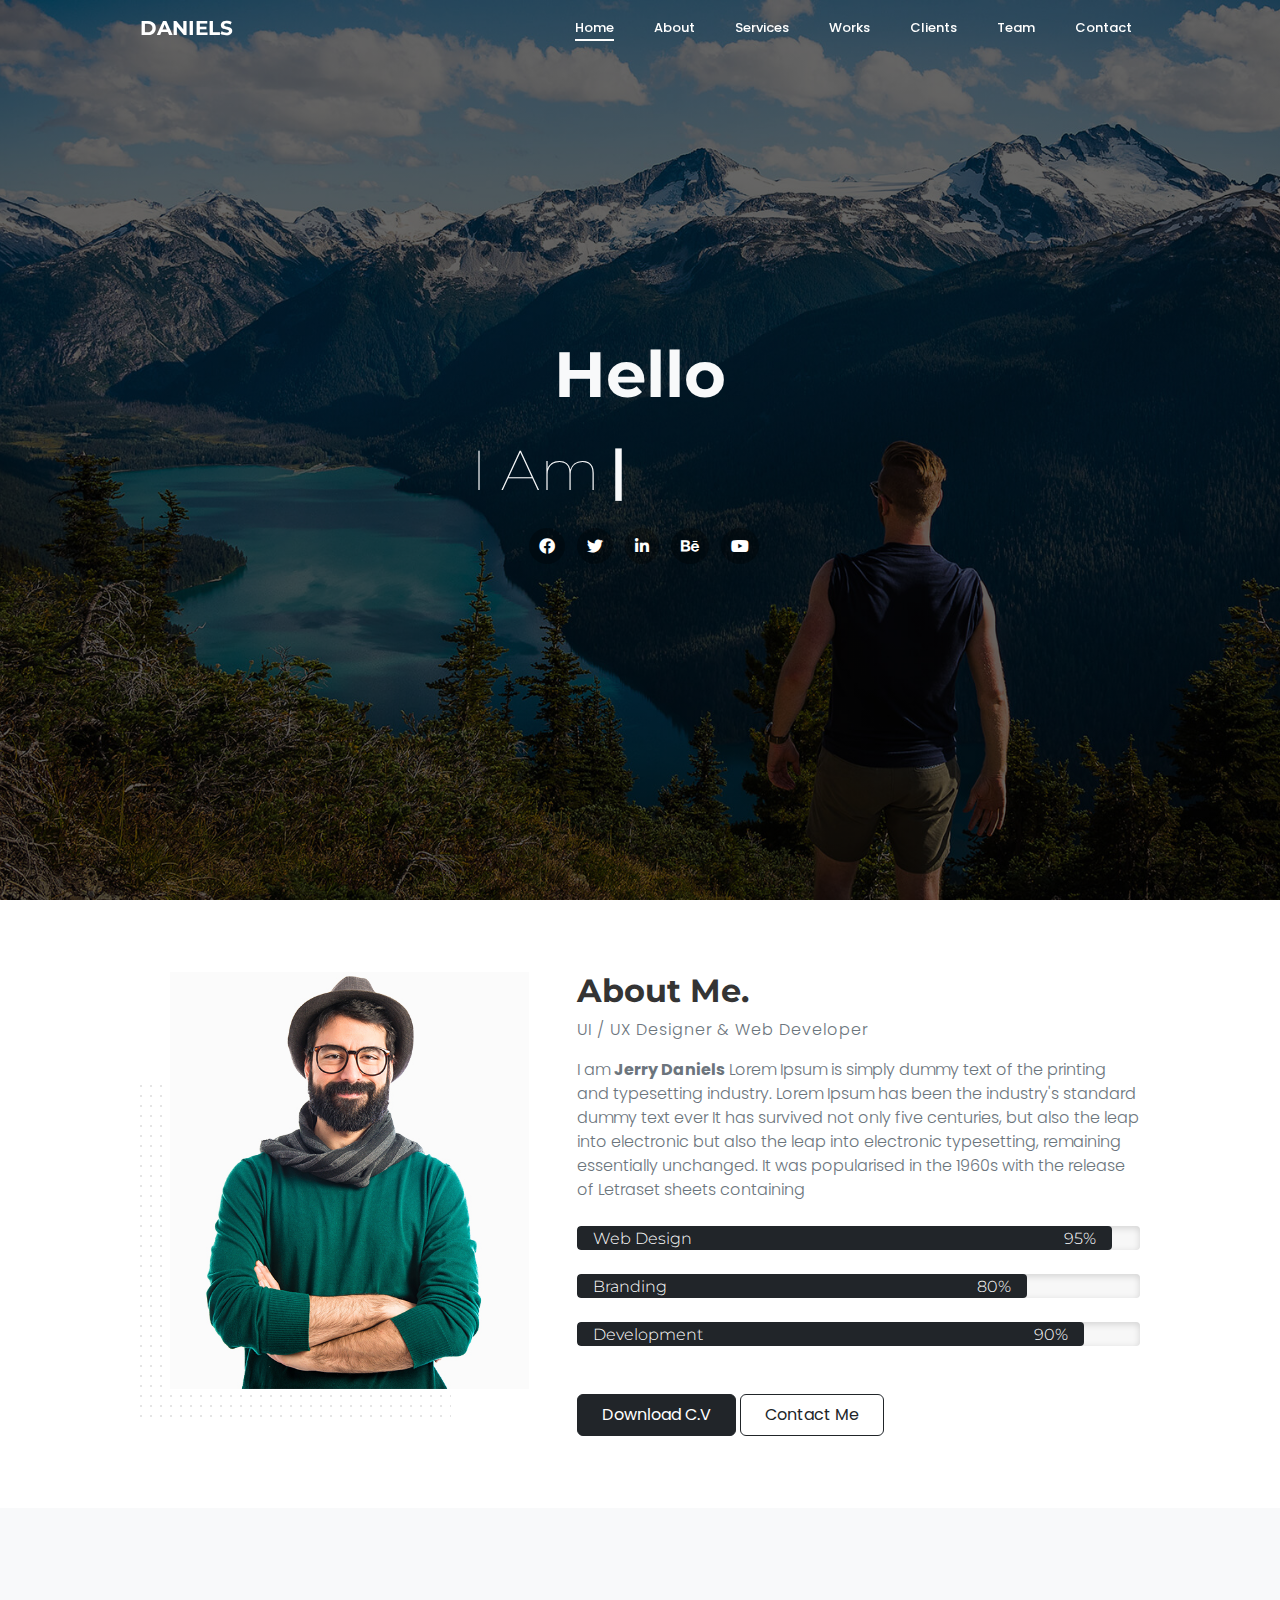
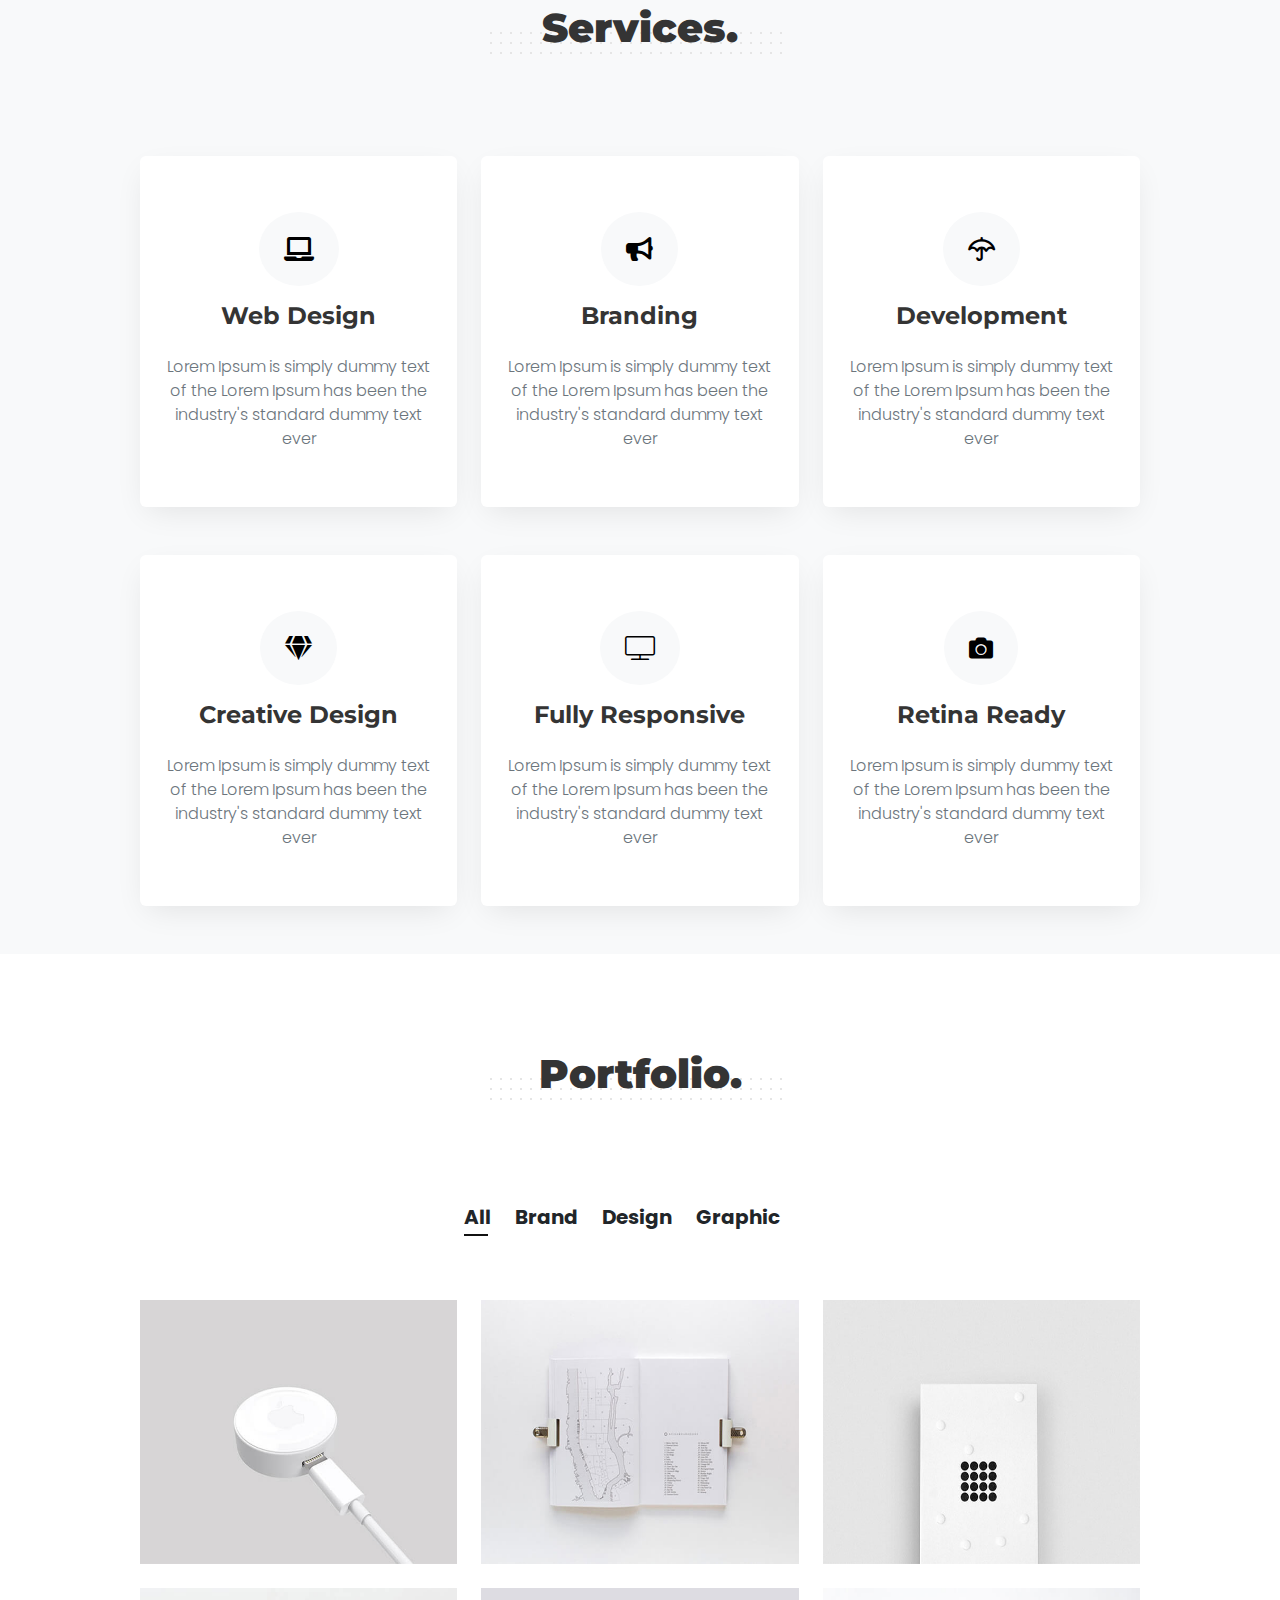
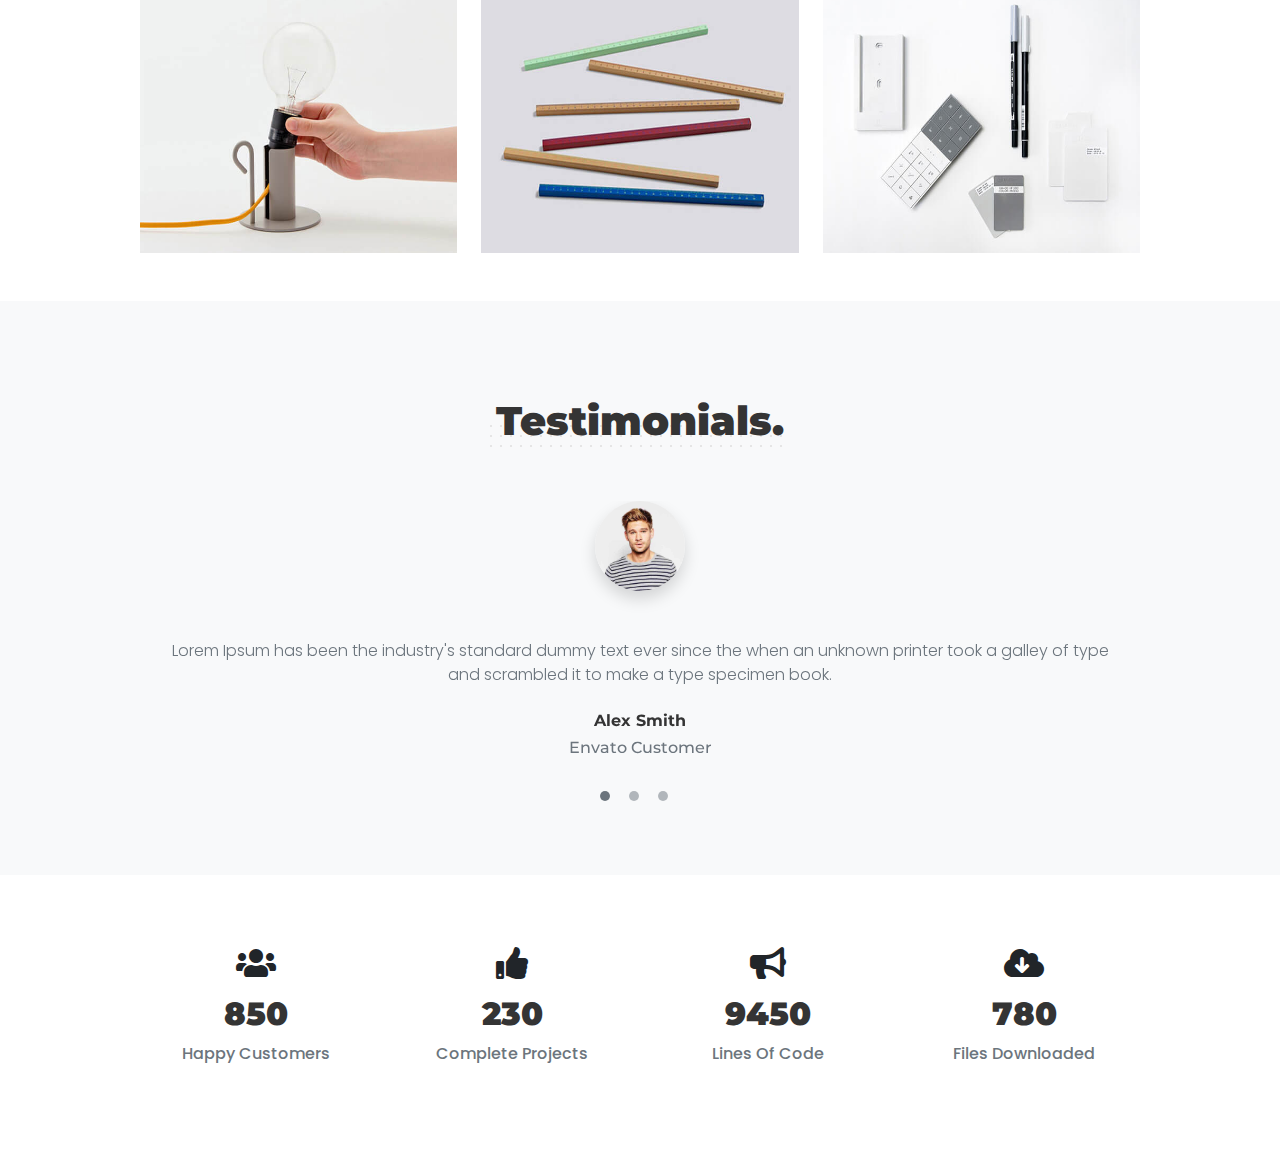
<file: Route Exam/index.html>
<!DOCTYPE html>
<html lang="en">

<head>
    <meta charset="UTF-8">
    <meta name="viewport" content="width=device-width, initial-scale=1.0">
    <title>Daniels</title>
    <link rel="preconnect" href="https://fonts.googleapis.com">
    <link rel="preconnect" href="https://fonts.gstatic.com" crossorigin>
    <link
        href="https://fonts.googleapis.com/css2?family=Montserrat:ital,wght@0,100..900;1,100..900&family=Poppins:ital,wght@0,100;0,200;0,300;0,400;0,500;0,600;0,700;0,800;0,900;1,100;1,200;1,300;1,400;1,500;1,600;1,700;1,800;1,900&display=swap"
        rel="stylesheet">
    <link rel="stylesheet" href="css/bootstrap.min.css">
    <link rel="stylesheet" href="css/all.min.css">
    <link rel="stylesheet" href="css/style.css">
</head>

<body data-bs-spy="scroll" data-bs-target="#nav-scroll">

    <nav id="nav-scroll" class="navbar navbar-expand-md fixed-top ">
        <div class="container">
            <a class="navbar-brand text-white fw-bolder fs-5 " href="#home">DANIELS</a>
            <button class="navbar-toggler d-lg-none" type="button" data-bs-toggle="collapse"
                data-bs-target="#collapsibleNavId" aria-controls="collapsibleNavId" aria-expanded="false"
                aria-label="Toggle navigation">
                <!-- <span class="navbar-toggler-icon"></span> -->
                <i class="far fs-3 fa-bars text-white"></i>
            </button>
            <div class="collapse navbar-collapse" id="collapsibleNavId">
                <ul class="navbar-nav ms-auto mt-2 mt-lg-0">
                    <li class="nav-item">
                        <a class="nav-link text-white ms-4 fw-medium position-relative  active" href="#home"
                            aria-current="page">Home
                            <span class="visually-hidden">(current)</span></a>
                    </li>
                    <li class="nav-item">
                        <a class="nav-link position-relative text-white ms-4 fw-medium " href="#about"
                            aria-current="page">About
                            <span class="visually-hidden">(current)</span></a>
                    </li>
                    <li class="nav-item">
                        <a class="nav-link position-relative text-white ms-4 fw-medium " href="#services"
                            aria-current="page">Services
                            <span class="visually-hidden">(current)</span></a>
                    </li>
                    <li class="nav-item">
                        <a class="nav-link position-relative text-white ms-4 fw-medium " href="#portfolio"
                            aria-current="page">Works
                            <span class="visually-hidden">(current)</span></a>
                    </li>
                    <li class="nav-item">
                        <a class="nav-link position-relative text-white ms-4 fw-medium " href="#testimonial"
                            aria-current="page">Clients
                            <span class="visually-hidden">(current)</span></a>
                    </li>
                    <li class="nav-item">
                        <a class="nav-link position-relative text-white ms-4 fw-medium " href="#team"
                            aria-current="page">Team
                            <span class="visually-hidden">(current)</span></a>
                    </li>
                    <li class="nav-item">
                        <a class="nav-link position-relative text-white ms-4 fw-medium " href="#contact"
                            aria-current="page">Contact
                            <span class="visually-hidden">(current)</span></a>
                    </li>
                </ul>
            </div>
        </div>
    </nav>

    <main>

        <header id="home" class="home text-white vh-100 d-flex justify-content-center align-items-center flex-wrap">
            <div class="content">
                <h1 class="display-3 text-light text-center fw-bold">Hello</h1>
                <h4 class="fw-lighter text-light display-4 my-4 position-relative">I Am </h4>
                <div class="icons text-center">
                    <i class="fab fa-facebook ms-2"></i>
                    <i class="fab fa-twitter ms-2"></i>
                    <i class="fab fa-linkedin-in ms-2"></i>
                    <i class="fab fa-behance ms-2"></i>
                    <i class="fab fa-youtube ms-2"></i>
                </div>
            </div>
        </header>


        <section id="about" class="about py-5 overflow-hidden">
            <div class="container py-4">
                <div class="row g-5">
                    <div class="col-md-12 col-lg-5">
                        <div class="about-img">
                            <div class="hero position-relative">
                                <img src="images/hero.jpg" class="img-fluid w-100 position-relative" alt="">
                            </div>
                        </div>
                    </div>
                    <div class="col-md-12 col-lg-7">
                        <div class="skills">
                            <h3 class="fw-bold fs-2">About Me.</h3>
                            <p class="lead fw-light fs-6 text-secondary">UI / UX Designer & Web Developer</p>
                            <p class="lead fs-6 text-secondary">I am <span class="fw-bold">Jerry Daniels</span> Lorem
                                Ipsum is simply dummy text of the
                                printing and typesetting industry. Lorem Ipsum has been the industry's standard dummy
                                text ever It has survived not only five centuries, but also the leap into electronic but
                                also the leap into electronic typesetting, remaining essentially unchanged. It was
                                popularised in the 1960s with the release of Letraset sheets containing</p>
                            <div class="rate">
                                <div class="progress rounded-1 my-4" role="progressbar" aria-label="Success example"
                                    aria-valuenow="25" aria-valuemin="0" aria-valuemax="100">
                                    <div class="progress-bar text-white text-bg-dark rounded-1" style="width: 95%">
                                        <div class="d-flex justify-content-between align-items-center p-3 mt-2">
                                            <h6 class="display-6 text-white fs-6">Web Design</h6>
                                            <h6 class="display-6 text-white fs-6">95%</h6>
                                        </div>
                                    </div>
                                </div>
                                <div class="progress rounded-1 my-4" role="progressbar" aria-label="Success example"
                                    aria-valuenow="25" aria-valuemin="0" aria-valuemax="100">
                                    <div class="progress-bar text-white text-bg-dark rounded-1" style="width: 80%">
                                        <div class="d-flex justify-content-between align-items-center p-3 mt-2">
                                            <h6 class="display-6 text-white fs-6">Branding</h6>
                                            <h6 class="display-6 text-white fs-6">80%</h6>
                                        </div>
                                    </div>
                                </div>
                                <div class="progress rounded-1 my-4" role="progressbar" aria-label="Success example"
                                    aria-valuenow="25" aria-valuemin="0" aria-valuemax="100">
                                    <div class="progress-bar text-white text-bg-dark rounded-1" style="width: 90%">
                                        <div class="d-flex justify-content-between align-items-center p-3 mt-2">
                                            <h6 class="display-6 text-white fs-6">Development</h6>
                                            <h6 class="display-6 text-white fs-6">90%</h6>
                                        </div>
                                    </div>
                                </div>
                            </div>
                            <div class="btns">
                                <button type="button" class="btn btn-dark py-2 px-4 mt-4">Download C.V</button>
                                <button type="button" class="btn btn-outline-dark py-2 px-4 mt-4">Contact Me</button>
                            </div>
                        </div>
                    </div>
                </div>
            </div>
        </section>


        <section id="services" class="services py-5 text-bg-light text-center overflow-hidden">
            <div class="container">
                <div class="row gy-5">
                    <div class="col-12">
                        <div class="tittle py-5">
                            <h2 class="fw-bolder position-relative display-6">Services.</h2>
                        </div>
                    </div>
                    <div class="col-md-12 col-lg-4">
                        <div class="card border-0 px-4 ">
                            <i class="fas fa-laptop text-bg-light rounded-circle fs-4 mx-auto my-3"></i>
                            <h5 class="fw-bolder fs-4 ">Web Design</h5>
                            <p class="lead fs-6 text-secondary fw-light my-3">Lorem Ipsum is simply dummy text of the
                                Lorem Ipsum has been the industry's standard dummy text ever</p>
                        </div>
                    </div>
                    <div class="col-md-12 col-lg-4">
                        <div class="card border-0 px-4 ">
                            <i class="fas fa-bullhorn text-bg-light rounded-circle fs-4 mx-auto my-3"></i>
                            <h5 class="fw-bolder fs-4 ">Branding</h5>
                            <p class="lead fs-6 text-secondary fw-light my-3">Lorem Ipsum is simply dummy text of the
                                Lorem Ipsum has been the industry's standard dummy text ever</p>
                        </div>
                    </div>
                    <div class="col-md-12 col-lg-4">
                        <div class="card border-0 px-4 ">
                            <i class="far fa-umbrella text-bg-light rounded-circle fs-4 mx-auto my-3"></i>
                            <h5 class="fw-bolder fs-4 ">Development</h5>
                            <p class="lead fs-6 text-secondary fw-light my-3">Lorem Ipsum is simply dummy text of the
                                Lorem Ipsum has been the industry's standard dummy text ever</p>
                        </div>
                    </div>
                    <div class="col-md-12 col-lg-4">
                        <div class="card border-0 px-4 ">
                            <i class="fas fa-gem text-bg-light rounded-circle fs-4 mx-auto my-3"></i>
                            <h5 class="fw-bolder fs-4 ">Creative Design</h5>
                            <p class="lead fs-6 text-secondary fw-light my-3">Lorem Ipsum is simply dummy text of the
                                Lorem Ipsum has been the industry's standard dummy text ever</p>
                        </div>
                    </div>
                    <div class="col-md-12 col-lg-4">
                        <div class="card border-0 px-4 ">
                            <i class="fal fa-tv text-bg-light rounded-circle fs-4 mx-auto my-3"></i>
                            <h5 class="fw-bolder fs-4 ">Fully Responsive</h5>
                            <p class="lead fs-6 text-secondary fw-light my-3">Lorem Ipsum is simply dummy text of the
                                Lorem Ipsum has been the industry's standard dummy text ever</p>
                        </div>
                    </div>
                    <div class="col-md-12 col-lg-4">
                        <div class="card border-0 px-4 ">
                            <i class="fas fa-camera text-bg-light rounded-circle fs-4 mx-auto my-3"></i>
                            <h5 class="fw-bolder fs-4 ">Retina Ready</h5>
                            <p class="lead fs-6 text-secondary fw-light my-3">Lorem Ipsum is simply dummy text of the
                                Lorem Ipsum has been the industry's standard dummy text ever</p>
                        </div>
                    </div>
                </div>
            </div>
        </section>

        <section id="portfolio" class="portfolio py-5 text-center overflow-hidden">
            <div class="container">
                <div class="row gy-5">
                    <div class="col-12 text-center">
                        <div class="tittle py-5">
                            <h2 class="fw-bolder position-relative display-6">Portfolio.</h2>
                        </div>
                    </div>

                    <ul class="nav nav-pills text-center justify-content-center mb-3" id="pills-tab" role="tablist">
                        <li class="nav-item " role="presentation">
                            <button class="nav-link p-0 me-4 pb-1 text-dark fs-5 fw-bold active position-relative"
                                id="pills-all-tab" data-bs-toggle="pill" data-bs-target="#pills-all" type="button"
                                role="tab" aria-controls="pills-all" aria-selected="true">All</button>
                        </li>
                        <li class="nav-item" role="presentation">
                            <button class="nav-link p-0 me-4 pb-1 text-dark fs-5 fw-bold position-relative"
                                id="pills-brand-tab" data-bs-toggle="pill" data-bs-target="#pills-brand" type="button"
                                role="tab" aria-controls="pills-brand" aria-selected="false">Brand</button>
                        </li>
                        <li class="nav-item" role="presentation">
                            <button class="nav-link p-0 me-4 pb-1 text-dark fs-5 fw-bold position-relative"
                                id="pills-design-tab" data-bs-toggle="pill" data-bs-target="#pills-design" type="button"
                                role="tab" aria-controls="pills-design" aria-selected="false">Design</button>
                        </li>
                        <li class="nav-item" role="presentation">
                            <button class="nav-link p-0 me-4 pb-1 text-dark fs-5 fw-bold position-relative"
                                id="pills-graphic-tab" data-bs-toggle="pill" data-bs-target="#pills-graphic"
                                type="button" role="tab" aria-controls="pills-graphic"
                                aria-selected="false">Graphic</button>
                        </li>
                    </ul>
                    <div class="tab-content" id="pills-tabContent">
                        <div class="tab-pane fade show active" id="pills-all" role="tabpanel"
                            aria-labelledby="pills-all-tab" tabindex="0">
                            <div class="row g-4">
                                <div class="col-sm-12 col-md-6 col-xl-4">
                                    <div class="inner position-relative">
                                        <img src="images/1.jpg" class="img-fluid" alt="....">
                                        <div class="overlay d-flex justify-content-center align-items-center text-bg-light position-absolute">
                                            <div class="overlay-content">
                                                <h6 class="fs-6 mb-3 fw-bold">WEB DESIGN</h6>
                                                <div class="icons">
                                                    <i class="far fa-link p-2 rounded-circle text-bg-dark"></i>
                                                    <i class="far fa-search-plus p-2 rounded-circle text-bg-dark"></i>
                                                </div>
                                            </div>
                                        </div>
                                    </div>
                                </div>
                                <div class="col-sm-12 col-md-6 col-xl-4">
                                    <div class="inner position-relative">
                                        <img src="images/2.jpg" class="img-fluid" alt="....">
                                        <div class="overlay d-flex justify-content-center align-items-center text-bg-light position-absolute">
                                            <div class="overlay-content">
                                                <h6 class="fs-6 mb-3 fw-bold">WEB DESIGN</h6>
                                                <div class="icons">
                                                    <i class="far fa-link p-2 rounded-circle text-bg-dark"></i>
                                                    <i class="far fa-search-plus p-2 rounded-circle text-bg-dark"></i>
                                                </div>
                                            </div>
                                        </div>
                                    </div>
                                </div>
                                <div class="col-sm-12 col-md-6 col-xl-4">
                                    <div class="inner position-relative">
                                        <img src="images/3.jpg" class="img-fluid" alt="....">
                                        <div class="overlay d-flex justify-content-center align-items-center text-bg-light position-absolute">
                                            <div class="overlay-content">
                                                <h6 class="fs-6 mb-3 fw-bold">WEB DESIGN</h6>
                                                <div class="icons">
                                                    <i class="far fa-link p-2 rounded-circle text-bg-dark"></i>
                                                    <i class="far fa-search-plus p-2 rounded-circle text-bg-dark"></i>
                                                </div>
                                            </div>
                                        </div>
                                    </div>
                                </div>
                                <div class="col-sm-12 col-md-6 col-xl-4">
                                    <div class="inner position-relative">
                                        <img src="images/4.jpg" class="img-fluid" alt="....">
                                        <div class="overlay d-flex justify-content-center align-items-center text-bg-light position-absolute">
                                            <div class="overlay-content">
                                                <h6 class="fs-6 mb-3 fw-bold">WEB DESIGN</h6>
                                                <div class="icons">
                                                    <i class="far fa-link p-2 rounded-circle text-bg-dark"></i>
                                                    <i class="far fa-search-plus p-2 rounded-circle text-bg-dark"></i>
                                                </div>
                                            </div>
                                        </div>
                                    </div>
                                </div>
                                <div class="col-sm-12 col-md-6 col-xl-4">
                                    <div class="inner position-relative">
                                        <img src="images/5.jpg" class="img-fluid" alt="....">
                                        <div class="overlay d-flex justify-content-center align-items-center text-bg-light position-absolute">
                                            <div class="overlay-content">
                                                <h6 class="fs-6 mb-3 fw-bold">WEB DESIGN</h6>
                                                <div class="icons">
                                                    <i class="far fa-link p-2 rounded-circle text-bg-dark"></i>
                                                    <i class="far fa-search-plus p-2 rounded-circle text-bg-dark"></i>
                                                </div>
                                            </div>
                                        </div>
                                    </div>
                                </div>
                                <div class="col-sm-12 col-md-6 col-xl-4">
                                    <div class="inner position-relative">
                                        <img src="images/6.jpg" class="img-fluid" alt="....">
                                        <div class="overlay d-flex justify-content-center align-items-center text-bg-light position-absolute">
                                            <div class="overlay-content">
                                                <h6 class="fs-6 mb-3 fw-bold">WEB DESIGN</h6>
                                                <div class="icons">
                                                    <i class="far fa-link p-2 rounded-circle text-bg-dark"></i>
                                                    <i class="far fa-search-plus p-2 rounded-circle text-bg-dark"></i>
                                                </div>
                                            </div>
                                        </div>
                                    </div>
                                </div>
                            </div>
                        </div>
                        <div class="tab-pane fade show" id="pills-brand" role="tabpanel"
                            aria-labelledby="pills-brand-tab" tabindex="0">
                            <div class="row g-4">
                                <div class="col-sm-12 col-md-6 col-xl-4">
                                    <div class="inner position-relative">
                                        <img src="images/4.jpg" class="img-fluid" alt="....">
                                        <div class="overlay d-flex justify-content-center align-items-center text-bg-light position-absolute">
                                            <div class="overlay-content">
                                                <h6 class="fs-6 mb-3 fw-bold">WEB DESIGN</h6>
                                                <div class="icons">
                                                    <i class="far fa-link p-2 rounded-circle text-bg-dark"></i>
                                                    <i class="far fa-search-plus p-2 rounded-circle text-bg-dark"></i>
                                                </div>
                                            </div>
                                        </div>
                                    </div>
                                </div>
                                <div class="col-sm-12 col-md-6 col-xl-4">
                                    <div class="inner position-relative">
                                        <img src="images/6.jpg" class="img-fluid" alt="....">
                                        <div class="overlay d-flex justify-content-center align-items-center text-bg-light position-absolute">
                                            <div class="overlay-content">
                                                <h6 class="fs-6 mb-3 fw-bold">WEB DESIGN</h6>
                                                <div class="icons">
                                                    <i class="far fa-link p-2 rounded-circle text-bg-dark"></i>
                                                    <i class="far fa-search-plus p-2 rounded-circle text-bg-dark"></i>
                                                </div>
                                            </div>
                                        </div>
                                    </div>
                                </div>
                            </div>
                        </div>
                        <div class="tab-pane fade show" id="pills-design" role="tabpanel"
                            aria-labelledby="pills-design-tab" tabindex="0">
                            <div class="row g-4">
                                <div class="col-sm-12 col-md-6 col-xl-4">
                                    <div class="inner position-relative">
                                        <img src="images/2.jpg" class="img-fluid" alt="....">
                                        <div class="overlay d-flex justify-content-center align-items-center text-bg-light position-absolute">
                                            <div class="overlay-content">
                                                <h6 class="fs-6 mb-3 fw-bold">WEB DESIGN</h6>
                                                <div class="icons">
                                                    <i class="far fa-link p-2 rounded-circle text-bg-dark"></i>
                                                    <i class="far fa-search-plus p-2 rounded-circle text-bg-dark"></i>
                                                </div>
                                            </div>
                                        </div>
                                    </div>
                                </div>
                                <div class="col-sm-12 col-md-6 col-xl-4">
                                    <div class="inner position-relative">
                                        <img src="images/5.jpg" class="img-fluid" alt="....">
                                        <div class="overlay d-flex justify-content-center align-items-center text-bg-light position-absolute">
                                            <div class="overlay-content">
                                                <h6 class="fs-6 mb-3 fw-bold">WEB DESIGN</h6>
                                                <div class="icons">
                                                    <i class="far fa-link p-2 rounded-circle text-bg-dark"></i>
                                                    <i class="far fa-search-plus p-2 rounded-circle text-bg-dark"></i>
                                                </div>
                                            </div>
                                        </div>
                                    </div>
                                </div>
                            </div>
                        </div>
                        <div class="tab-pane fade show" id="pills-graphic" role="tabpanel"
                            aria-labelledby="pills-graphic-tab" tabindex="0">
                            <div class="row g-4">
                                <div class="col-sm-12 col-md-6 col-xl-4">
                                    <div class="inner position-relative">
                                        <img src="images/1.jpg" class="img-fluid" alt="....">
                                        <div class="overlay d-flex justify-content-center align-items-center text-bg-light position-absolute">
                                            <div class="overlay-content">
                                                <h6 class="fs-6 mb-3 fw-bold">WEB DESIGN</h6>
                                                <div class="icons">
                                                    <i class="far fa-link p-2 rounded-circle text-bg-dark"></i>
                                                    <i class="far fa-search-plus p-2 rounded-circle text-bg-dark"></i>
                                                </div>
                                            </div>
                                        </div>
                                    </div>
                                </div>
                                <div class="col-sm-12 col-md-6 col-xl-4">
                                    <div class="inner position-relative">
                                        <img src="images/3.jpg" class="img-fluid" alt="....">
                                        <div class="overlay d-flex justify-content-center align-items-center text-bg-light position-absolute">
                                            <div class="overlay-content">
                                                <h6 class="fs-6 mb-3 fw-bold">WEB DESIGN</h6>
                                                <div class="icons">
                                                    <i class="far fa-link p-2 rounded-circle text-bg-dark"></i>
                                                    <i class="far fa-search-plus p-2 rounded-circle text-bg-dark"></i>
                                                </div>
                                            </div>
                                        </div>
                                    </div>
                                </div>
                                <div class="col-sm-12 col-md-6 col-xl-4">
                                    <div class="inner position-relative">
                                        <img src="images/5.jpg" class="img-fluid" alt="....">
                                        <div class="overlay d-flex justify-content-center align-items-center text-bg-light position-absolute">
                                            <div class="overlay-content">
                                                <h6 class="fs-6 mb-3 fw-bold">WEB DESIGN</h6>
                                                <div class="icons">
                                                    <i class="far fa-link p-2 rounded-circle text-bg-dark"></i>
                                                    <i class="far fa-search-plus p-2 rounded-circle text-bg-dark"></i>
                                                </div>
                                            </div>
                                        </div>
                                    </div>
                                </div>
                            </div>
                        </div>
                    </div>
                </div>
            </div>
        </section>

        <section id="testimonial" class="testimonial bg-light py-5 text-center overflow-hidden">
            <div class="container">
                <div class="row ">
                     <div class="col-12 text-center">
                        <div class="tittle py-5">
                            <h2 class="fw-bolder position-relative display-6">Testimonials.</h2>
                        </div>
                    </div>
                    <div class="col-12">
                        <div class="inner mx-auto">
                            <div id="carouselExampleIndicators" class="carousel slide" data-bs-ride="carousel">
                                    <div class="carousel-inner">
                                        <div class="carousel-item text-center active">
                                            <img class="shadow mb-4 img-fluid rounded-circle mb-2" src="images/1 (1).jpg"
                                                alt="...">
                                                <p class="mx-auto lead text-secondary my-4 fs-6"> Lorem Ipsum has been the industry's standard dummy text ever since the when an unknown printer took a galley of type and scrambled it to make a type specimen book.
                                                </p>
                                                <h4 class="fs-6 fw-bold">Alex Smith</h4>
                                                <h6 class="mt-2 mb-4 fs-6 fw-medium text-secondary display-6">Envato Customer</h6>
                                        </div>
                                        <div class="carousel-item text-center">
                                            <img class="shadow mb-4 img-fluid rounded-circle mb-2"
                                                src="images/1 (1).jpg" alt="...">
                                                <p class="mx-auto lead text-secondary my-4 fs-6">Lorem Ipsum has been the industry's standard dummy text ever since the when an unknown printer took a galley of type and scrambled it to make a type specimen book.
                                                </p>
                                                <h4 class="fs-6 fw-bold">Alex Smith</h4>
                                                <h6 class="mt-2 mb-4 fs-6 fw-medium text-secondary display-6">Envato Customer</h6>
                                        </div>
                                        <div class="carousel-item text-center">
                                            <img class="shadow mb-4 img-fluid rounded-circle mb-2"
                                                src="images/1 (1).jpg" alt="...">
                                                <p class="mx-auto lead text-secondary my-4 fs-6">Lorem Ipsum has been the industry's standard dummy text ever since the when an unknown printer took a galley of type and scrambled it to make a type specimen book.
                                                </p>
                                                <h4 class="fs-6 fw-bold">Alex Smith</h4>
                                                <h6 class="mt-2 mb-4 fs-6 fw-medium text-secondary display-6">Envato Customer</h6>
                                        </div>
                                    </div>
                                    <div class="carousel-indicators position-static">
                                        <button type="button" data-bs-target="#carouselExampleIndicators"
                                            data-bs-slide-to="0" class="active bg-secondary rounded-circle me-3" aria-current="true"
                                            aria-label="Slide 1"></button>
                                        <button type="button" data-bs-target="#carouselExampleIndicators"
                                            data-bs-slide-to="1" class="bg-secondary rounded-circle me-3" aria-label="Slide 2"></button>
                                        <button type="button" data-bs-target="#carouselExampleIndicators"
                                            data-bs-slide-to="2" class="bg-secondary rounded-circle me-3" aria-label="Slide 3"></button>
                                    </div>
                                </div>
                        </div>
                    </div>
                </div>
            </div>
        </section>

        <section id="projects" class="projects py-5 text-center overflow-hidden">
            <div class="container py-4">
                <div class="row g-4">
                    <div class="col-sm-12 col-md-6 col-lg-3 ">
                        <div class="inner">
                            <i class="fas fa-users fs-2 mb-3"></i>
                            <h3 class="fs-2">850</h3>
                            <p class="text-secondary fw-medium">Happy Customers</p>
                        </div>
                    </div>
                    <div class="col-sm-12 col-md-6 col-lg-3 ">
                        <div class="inner">
                            <i class="fas fa-thumbs-up fs-2 mb-3"></i>
                            <h3 class="fs-2">230</h3>
                            <p class="text-secondary fw-medium">Complete Projects</p>
                        </div>
                    </div>
                    <div class="col-sm-12 col-md-6 col-lg-3 ">
                        <div class="inner">
                            <i class="fas fa-bullhorn fs-2 mb-3"></i>
                            <h3 class="fs-2">9450</h3>
                            <p class="text-secondary fw-medium">Lines Of Code</p>
                        </div>
                    </div>
                    <div class="col-sm-12 col-md-6 col-lg-3 ">
                        <div class="inner">
                            <i class="fas fa-cloud-download fs-2 mb-3"></i>
                            <h3 class="fs-2">780</h3>
                            <p class="text-secondary fw-medium">Files Downloaded</p>
                        </div>
                    </div>
                </div>
            </div>
        </section>
    </main>


    <script src="js/jquery-3.5.1.min.js"></script>
    <script src="js/popper.min.js"></script>
    <script src="js/bootstrap.bundle.min.js"></script>
    <script src="js/index.js"></script>
</body>

</html>
</file>
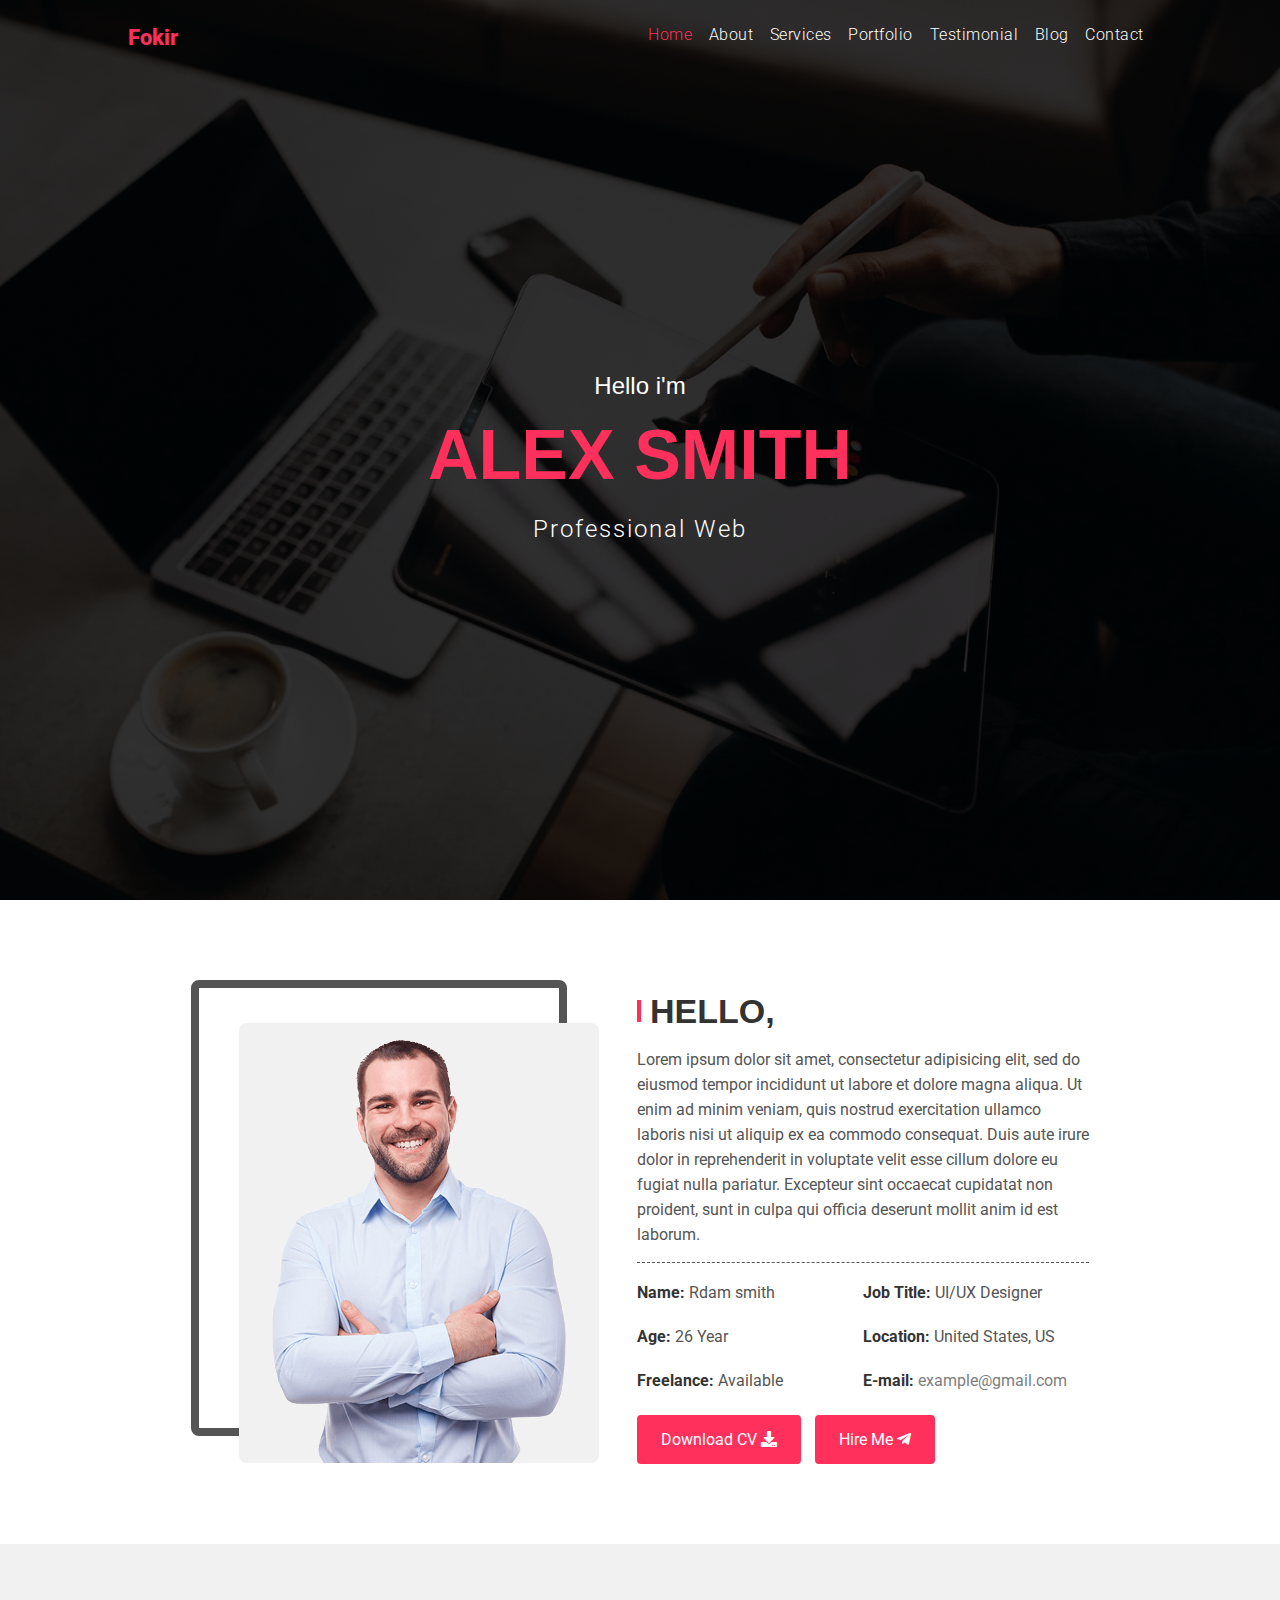
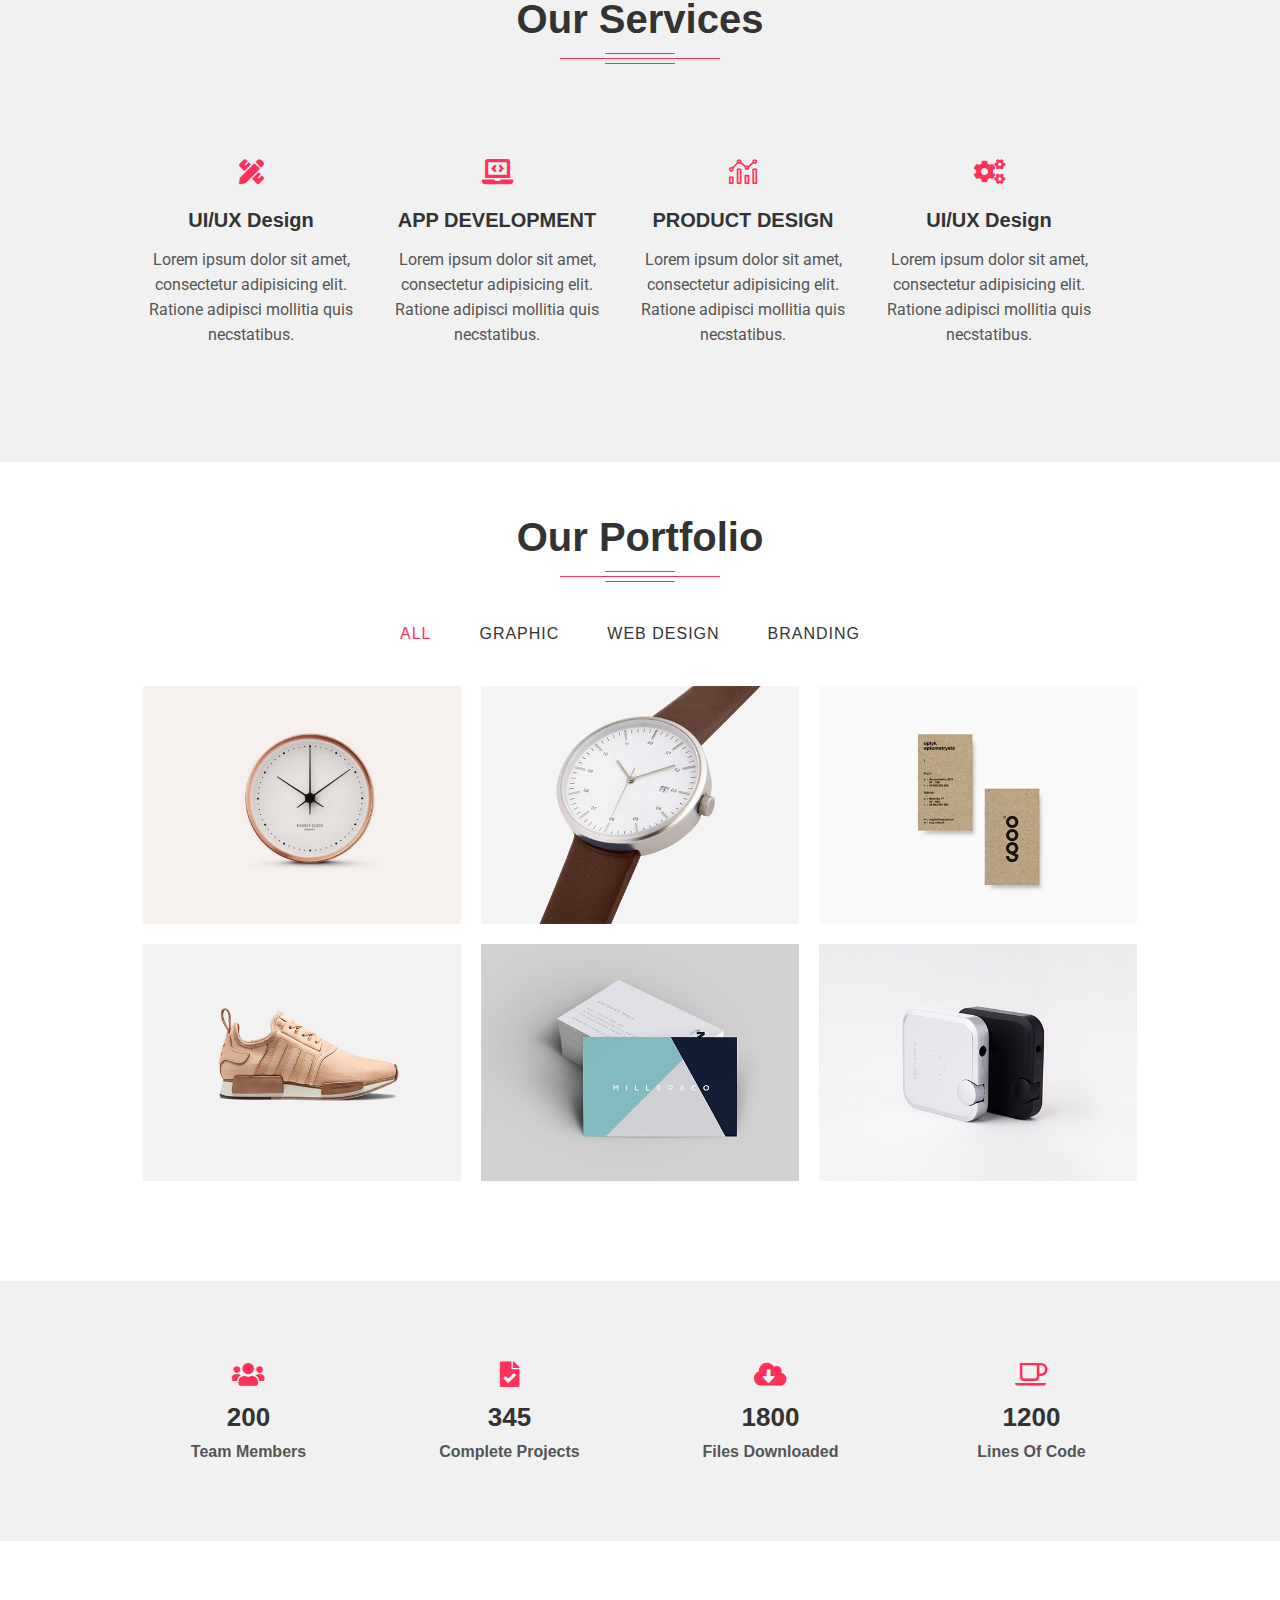
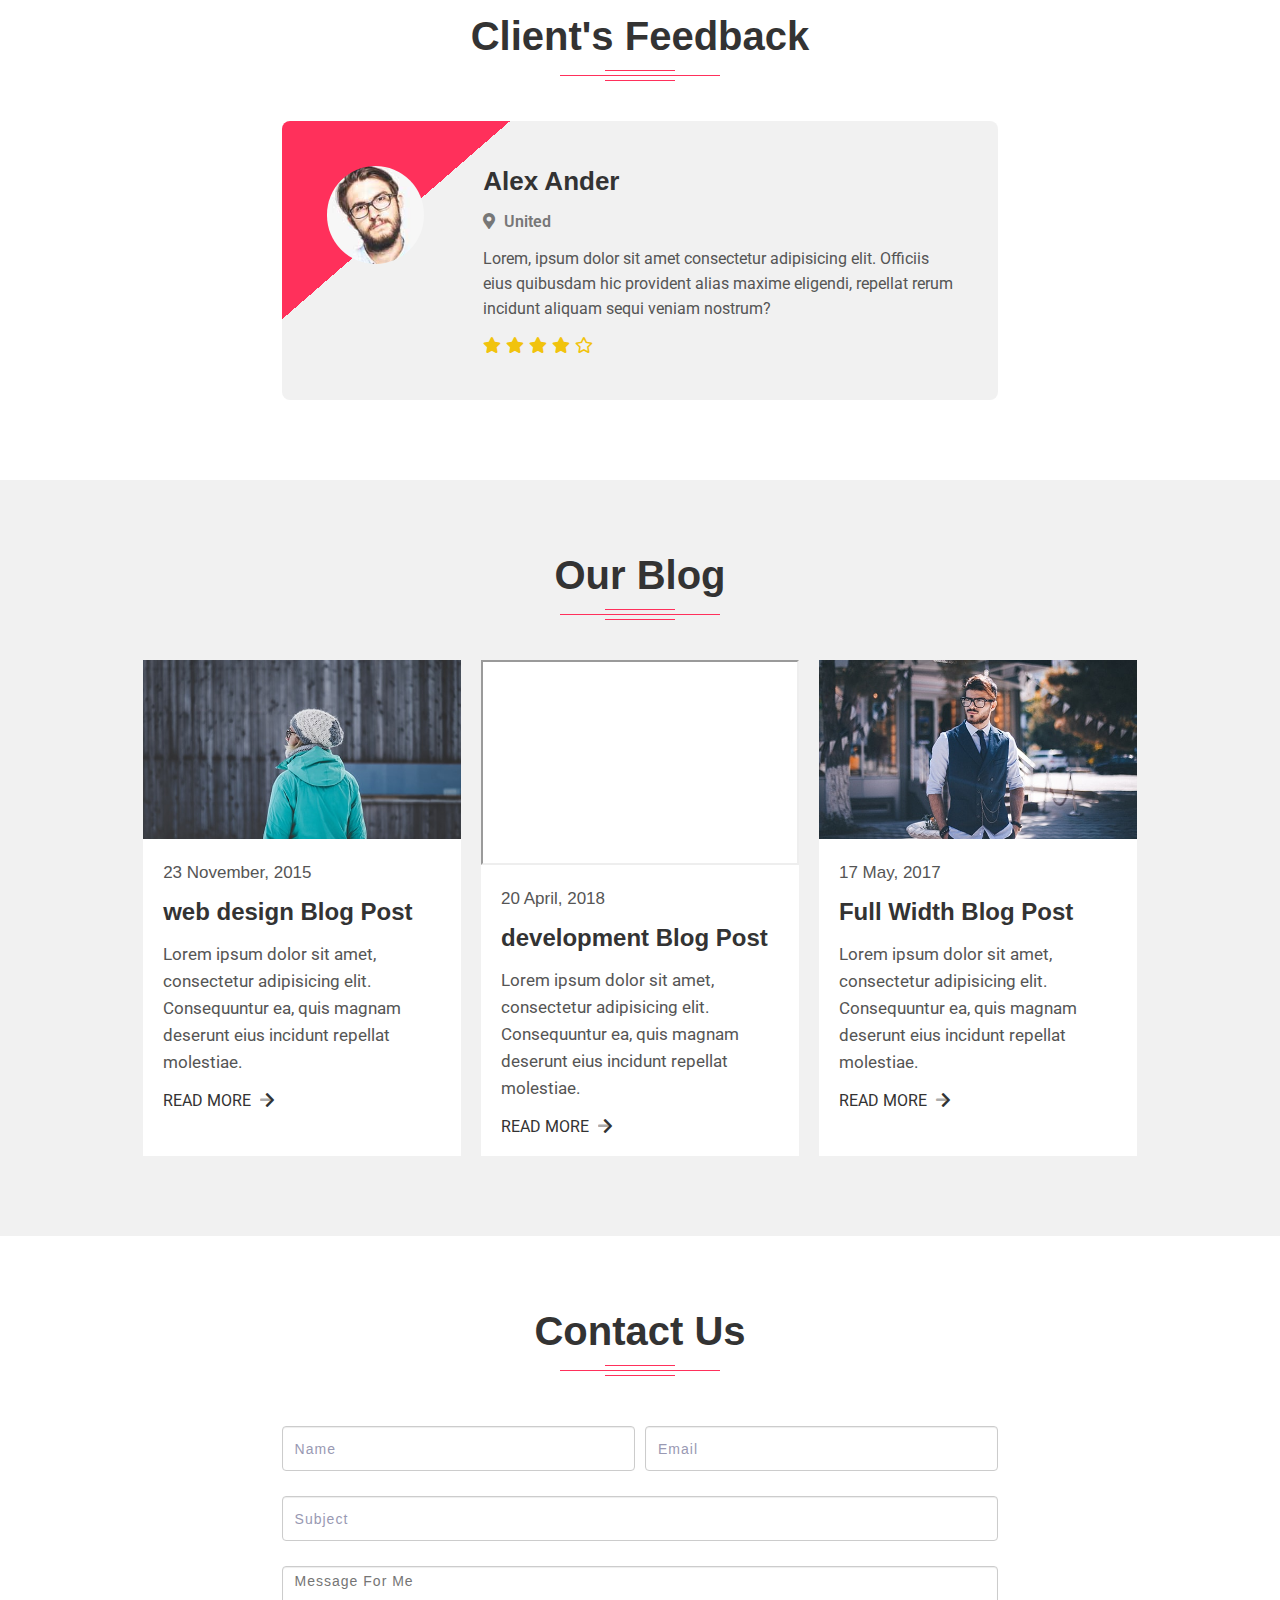
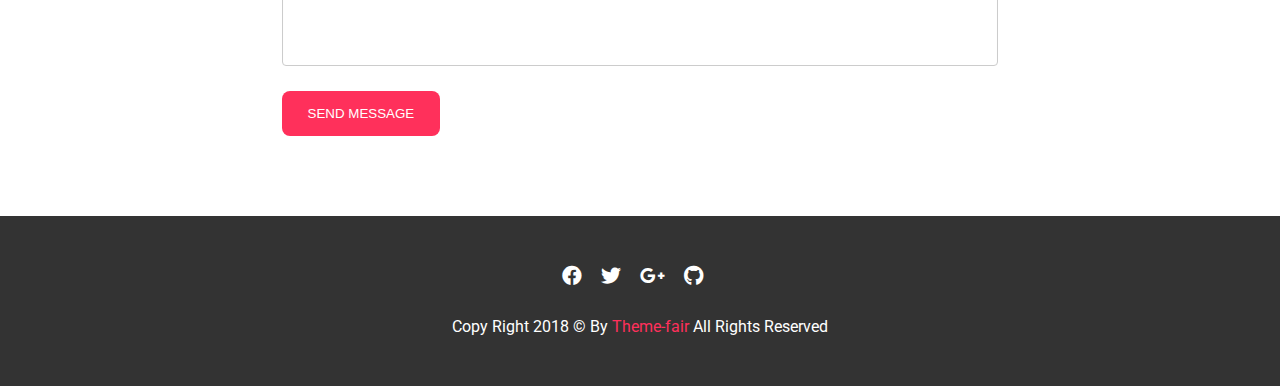
<file: Assignement 4/ASS/index.html>
<!DOCTYPE html>
<html lang="en">

<head>
  <meta charset="UTF-8" />
  <meta name="viewport" content="width=device-width, initial-scale=1.0" />
  <title>Fokir - Personal Protfolio Template</title>
  <link rel="preconnect" href="https://fonts.googleapis.com" />
  <link rel="preconnect" href="https://fonts.gstatic.com" crossorigin />
  <link
    href="https://fonts.googleapis.com/css2?family=Roboto:ital,wght@0,100..900;1,100..900&family=Source+Code+Pro:ital,wght@0,200..900;1,200..900&family=Source+Sans+3:ital,wght@0,200..900;1,200..900&display=swap"
    rel="stylesheet" />
  <link rel="stylesheet" href="css/all.min.css" />
  <link rel="stylesheet" href="css/style.css" />
</head>

<body>

  <div class="header">
    <div class="container">
      <div class="nav">
        <div class="logo">
          <a href="#">Fokir</a>
        </div>
        <div class="content">
          <ul>
            <li><a class="selected" href="#">Home</a></li>
            <li><a href="#">About</a></li>
            <li><a href="#">Services</a></li>
            <li><a href="#">Portfolio</a></li>
            <li><a href="#">Testimonial</a></li>
            <li><a href="#">Blog</a></li>
            <li><a href="#">Contact</a></li>
          </ul>
        </div>
      </div>
      <div class="landing">
        <div class="land">
          <h3>Hello i'm</h3>
          <h1>ALEX SMITH</h1>
          <h4>Professional Web</h4>
        </div>
      </div>
    </div>
  </div>

  <div class="about">
    <div class="container">
      <div class="about-section">
        <div class="left">
          <div class="frame">
            <div class="photo">
              <img src="images/about.jpg" alt="Portfolio image">
              <div class="layer">
                <i class="fab fa-facebook"></i>
                <i class="fab fa-twitter"></i>
                <i class="fab fa-google-plus-g"></i>
                <i class="fab fa-github"></i>
              </div>
            </div>
          </div>
        </div>
        <div class="right">
          <h2>HELLO,</h2>
          <p>Lorem ipsum dolor sit amet, consectetur adipisicing elit, sed do eiusmod tempor incididunt ut labore et
            dolore magna aliqua. Ut enim ad minim veniam, quis nostrud exercitation ullamco laboris nisi ut aliquip ex
            ea commodo consequat. Duis aute irure dolor in reprehenderit in voluptate velit esse cillum dolore eu fugiat
            nulla pariatur. Excepteur sint occaecat cupidatat non proident, sunt in culpa qui officia deserunt mollit
            anim id est laborum.</p>
          <ul>
            <li><span>Name:</span> Rdam smith</li>
            <li><span>Job Title:</span> UI/UX Designer</li>
            <li><span>Age:</span> 26 Year</li>
            <li><span>Location:</span> United States, US</li>
            <li><span>Freelance:</span> Available</li>
            <li><span>E-mail:</span> <span class="email_span">example@gmail.com</span></li>
          </ul>
          <a href="">Download CV <i class="fas fa-download"></i></a>
          <a href="">Hire Me <i class="fab fa-telegram-plane"></i></a>
        </div>
      </div>
    </div>
  </div>


  <div class="services">
    <div class="container">
      <h2>Our Services</h2>
      <div class="cards">
        <div class="card">
          <i class="fas fa-pencil-ruler"></i>
          <h3>UI/UX Design</h3>
          <p>Lorem ipsum dolor sit amet, consectetur adipisicing elit. Ratione adipisci mollitia quis necstatibus.</p>
        </div>
        <div class="card">
          <i class="fas fa-laptop-code"></i>
          <h3>APP DEVELOPMENT</h3>
          <p>Lorem ipsum dolor sit amet, consectetur adipisicing elit. Ratione adipisci mollitia quis necstatibus.</p>
        </div>
        <div class="card">
          <i class="fal fa-analytics"></i>
          <h3>PRODUCT DESIGN</h3>
          <p>Lorem ipsum dolor sit amet, consectetur adipisicing elit. Ratione adipisci mollitia quis necstatibus.</p>
        </div>
        <div class="card">
          <i class="fas fa-cogs"></i>
          <h3>UI/UX Design</h3>
          <p>Lorem ipsum dolor sit amet, consectetur adipisicing elit. Ratione adipisci mollitia quis necstatibus.</p>
        </div>
      </div>
    </div>
  </div>


  <div class="portfolio">
    <div class="container">
      <h2>Our Portfolio</h2>
      <div class="btns">
        <button class="selected">ALL</button>
        <button>GRAPHIC</button>
        <button>WEB DESIGN</button>
        <button>BRANDING</button>
      </div>
      <div class="cards">
        <div class="frame">
          <div class="photo">
            <img src="images/1.jpg" alt="">
            <div class="layer"><i class="fas fa-file-image"></i></div>
          </div>
        </div>
        <div class="frame">
          <div class="photo">
            <img src="images/2.jpg" alt="">
            <div class="layer"><i class="far fa-link"></i></div>
          </div>
        </div>
        <div class="frame">
          <div class="photo">
            <img src="images/3.jpg" alt="">
            <div class="layer"><i class="fas fa-file-image"></i></div>
          </div>
        </div>
        <div class="frame">
          <div class="photo">
            <img src="images/4.jpg" alt="">
            <div class="layer"><i class="fas fa-file-image"></i></div>
          </div>
        </div>
        <div class="frame">
          <div class="photo">
            <img src="images/5.jpg" alt="">
            <div class="layer"><i class="far fa-link"></i></div>
          </div>
        </div>
        <div class="frame">
          <div class="photo">
            <img src="images/6.jpg" alt="">
            <div class="layer"><i class="fas fa-file-image"></i></div>
          </div>
        </div>
      </div>
    </div>
  </div>


  <div class="projects">
    <div class="container">
      <div class="cards">
        <div class="card">
          <i class="fas fa-users"></i>
          <h3>200</h3>
          <h5>Team Members</h5>
        </div>
        <div class="card">
          <i class="fas fa-file-check"></i>
          <h3>345</h3>
          <h5>Complete Projects</h5>
        </div>
        <div class="card">
          <i class="fas fa-cloud-download-alt"></i>
          <h3>1800</h3>
          <h5>Files Downloaded</h5>
        </div>
        <div class="card">
          <i class="far fa-coffee"></i>
          <h3>1200</h3>
          <h5>Lines Of Code</h5>
        </div>
      </div>
    </div>
  </div>


  <div class="feedback">
    <div class="container">
      <div class="feedback-section">
        <h2>Client's Feedback</h2>
        <div class="frame">
          <div class="left">
            <img src="images/feedback.jpg" alt="">
          </div>
          <div class="right">
            <h3>Alex Ander</h3>
            <span><i class="fas fa-map-marker-alt"></i> United</span>
            <p>Lorem, ipsum dolor sit amet consectetur adipisicing elit. Officiis eius quibusdam hic provident alias
              maxime eligendi, repellat rerum incidunt aliquam sequi veniam nostrum?</p>
            <div class="icons">
              <i class="fas fa-star"></i><i class="fas fa-star"></i><i class="fas fa-star"></i><i
                class="fas fa-star"></i><i class="far fa-star"></i>
            </div>
          </div>
        </div>
      </div>
    </div>
  </div>


  <div class="blog">
    <div class="container">
      <div class="blog-section">
        <h2>Our Blog</h2>
        <div class="cards">
          <div class="card">
            <img src="images/12.jpg" alt="">
            <div class="card-content">
              <h5>23 November, 2015</h5>
              <h3>web design Blog Post</h3>
              <p>Lorem ipsum dolor sit amet, consectetur adipisicing elit. Consequuntur ea, quis magnam deserunt eius
                incidunt repellat molestiae.</p>
              <a href="">READ MORE <i class="fad fa-arrow-right"></i></a>
            </div>
          </div>
          <div class="card">
            <iframe width="100%" height="205" allowfullscreen="" allow="autoplay; encrypted-media" src="https://www.youtube.com/embed/uVju5--RqtY?feature=oembed"></iframe>
            <div class="card-content">
              <h5>20 April, 2018</h5>
              <h3>development Blog Post</h3>
              <p>Lorem ipsum dolor sit amet, consectetur adipisicing elit. Consequuntur ea, quis magnam deserunt eius
                incidunt repellat molestiae.</p>
              <a href="">READ MORE <i class="fad fa-arrow-right"></i></a>
            </div>
          </div>
          <div class="card">
            <img src="images/32.jpg" alt="">
            <div class="card-content">
              <h5>17 May, 2017</h5>
              <h3>Full Width Blog Post</h3>
              <p>Lorem ipsum dolor sit amet, consectetur adipisicing elit. Consequuntur ea, quis magnam deserunt eius
                incidunt repellat molestiae.</p>
              <a href="">READ MORE <i class="fad fa-arrow-right"></i></a>
            </div>
          </div>
        </div>
      </div>
    </div>
  </div>

  <div class="contact">
    <div class="container">
      <div class="contact-section">
        <h2>Contact Us</h2>
        <div class="data">
          <form action="">
            <div class="name">
              <input type="text" placeholder="Name" name="name" required>
              <input type="Email" placeholder="Email" name="email" required>
            </div>
            <input type="text" placeholder="Subject" name="subject" required>
            <textarea name="Message" placeholder="Message For Me" id="" required></textarea>
            <div class="submit">
              <button>Send Message</button>
            </div>
          </form>
        </div>
      </div>
    </div>
  </div>

  <div class="footer">
    <div class="container">
      <div class="icons">
        <i class="fab fa-facebook"></i>
        <i class="fab fa-twitter"></i>
        <i class="fab fa-google-plus-g"></i>
        <i class="fab fa-github"></i>
      </div>
      <div class="copy">
        <p>Copy Right 2018 © By <span>Theme-fair</span> All Rights Reserved</p>
      </div>
    </div>
  </div>

</body>
</html>
</file>
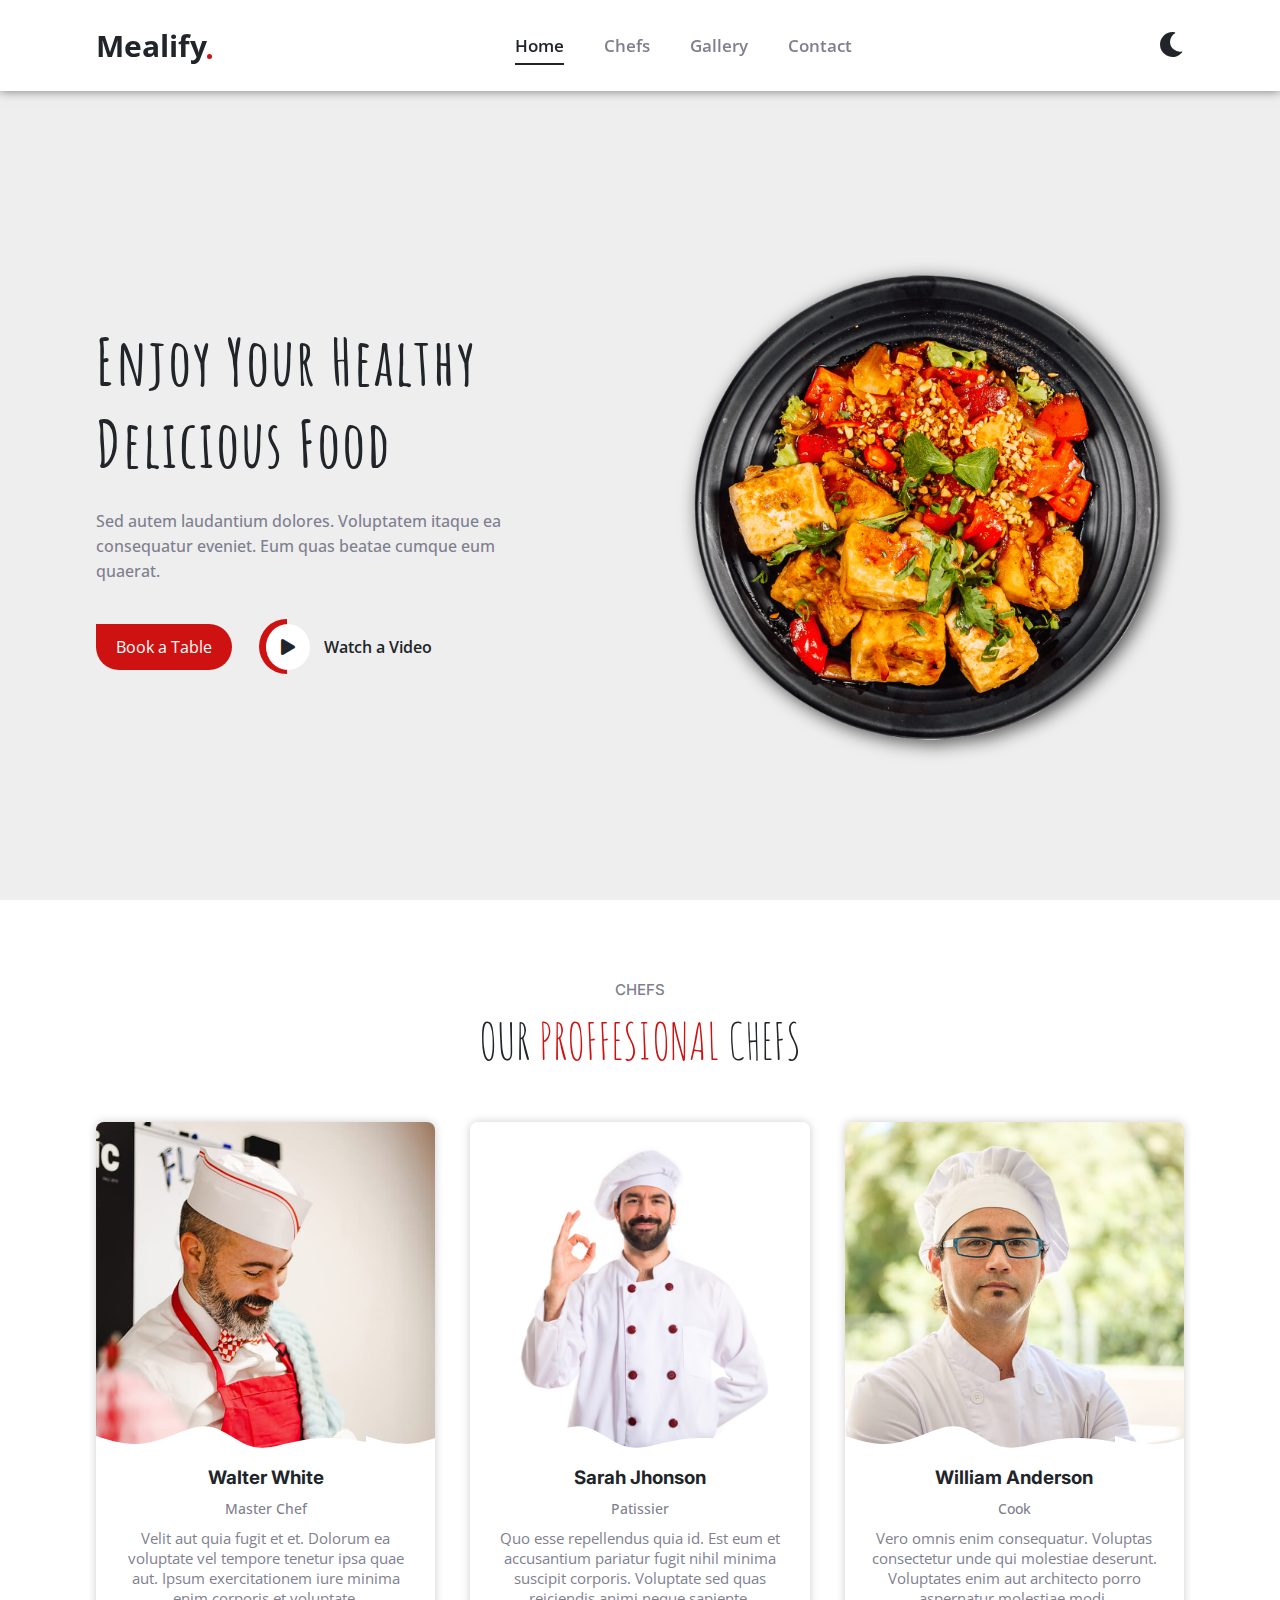
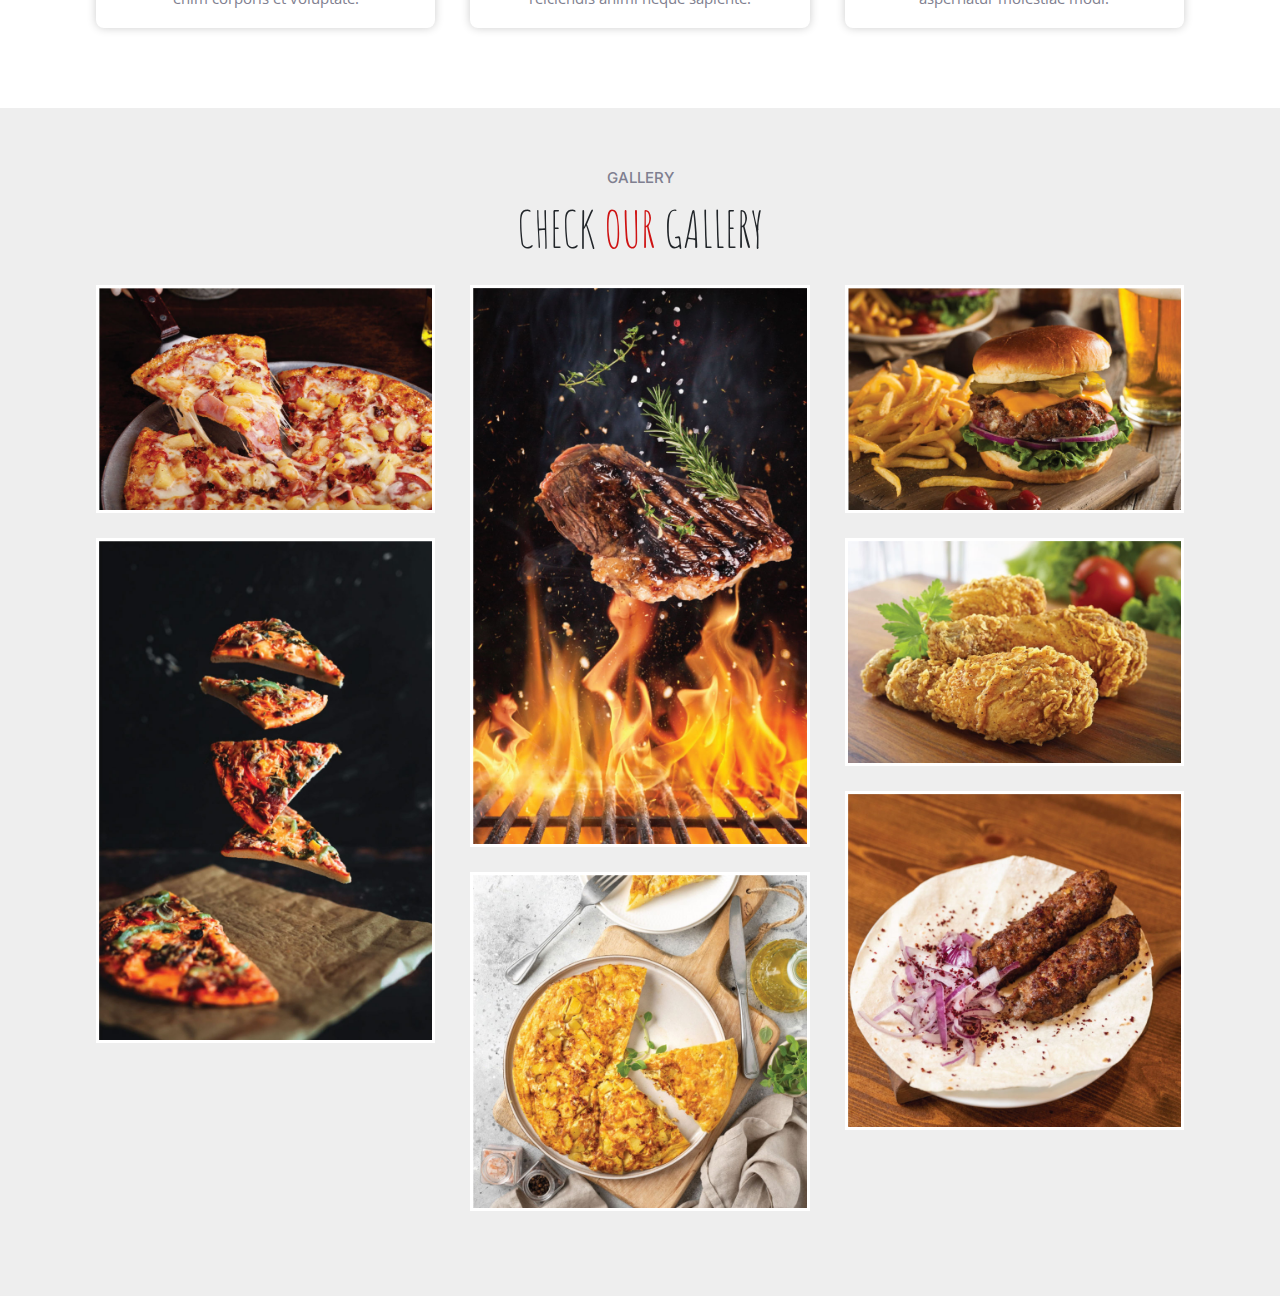
<file: Assignement 5/ASS 5/index.html>
<!DOCTYPE html>
<html lang="en">

<head>
  <meta charset="UTF-8" />
  <meta name="viewport" content="width=device-width, initial-scale=1.0" />
  <title>Fokir - Personal Protfolio Template</title>
  <link rel="preconnect" href="https://fonts.googleapis.com">
  <link rel="preconnect" href="https://fonts.gstatic.com" crossorigin>
  <link
    href="https://fonts.googleapis.com/css2?family=Amatic+SC:wght@400;700&family=Inter:ital,opsz,wght@0,14..32,100..900;1,14..32,100..900&family=Open+Sans:ital,wght@0,300..800;1,300..800&display=swap"
    rel="stylesheet">
  <link rel="stylesheet" href="css/all.min.css" />
  <link rel="stylesheet" href="css/style.css" />
</head>

<body>

  <nav>
    <div class="container">
      <div class="nav">
        <div class="logo">
          <a href="">Mealify</a>
        </div>
        <div class="links">
          <ul>
            <li><a class="selected" href="">Home</a></li>
            <li><a href="">Chefs</a></li>
            <li><a href="">Gallery</a></li>
            <li><a href="">Contact</a></li>
          </ul>
        </div>
        <div class="icon">
          <label for="checkbox"><i class="fas fa-moon"></i></label>
          <input type="checkbox" name="" id="checkbox">
        </div>
      </div>
    </div>
  </nav>

  <header>
    <div class="head">
      <div class="container">
        <div class="landing">
          <div class="left">
            <h2>Enjoy Your Healthy Delicious Food</h2>
            <p>Sed autem laudantium dolores. Voluptatem itaque ea consequatur eveniet. Eum quas beatae cumque eum
              quaerat.</p>
            <a class="btn-book" href="">Book a Table</a>
            <a class="btn-watch" href="https://www.youtube.com/" target="_blank"><i class="fas fa-play"></i> Watch a
              Video</a>
          </div>
          <div class="right">
            <img src="images/hero-img.png" alt="">
          </div>
        </div>
      </div>
    </div>
  </header>


  <section>
    <div class="container">
      <div class="chefs">
        <div class="head">
          <h2>CHEFS</h2>
          <p>OUR <span>proffesional</span> chefs</p>
        </div>
        <div class="cards">
          <div class="card">
            <div class="photo">
              <img src="images/chefs-1.jpg" alt="">
              <div class="layer"><i class="fab fa-twitter"></i><i class="fab fa-facebook"></i><i
                  class="fab fa-instagram"></i><i class="fab fa-linkedin-in"></i></div>
            </div>
            <h3>Walter White</h3>
            <h5>Master Chef</h5>
            <p>Velit aut quia fugit et et. Dolorum ea voluptate vel tempore tenetur ipsa quae aut. Ipsum exercitationem
              iure minima enim corporis et voluptate.</p>
          </div>
          <div class="card">
            <div class="photo">
              <img src="images/chefs-2.jpg" alt="">
              <div class="layer"><i class="fab fa-twitter"></i><i class="fab fa-facebook"></i><i
                  class="fab fa-instagram"></i><i class="fab fa-linkedin-in"></i></div>
            </div>
            <h3>Sarah Jhonson</h3>
            <h5>Patissier</h5>
            <p>Quo esse repellendus quia id. Est eum et accusantium pariatur fugit nihil minima suscipit corporis.
              Voluptate sed quas reiciendis animi neque sapiente.</p>
          </div>
          <div class="card">
            <div class="photo">
              <img src="images/chefs-3.jpg" alt="">
              <div class="layer"><i class="fab fa-twitter"></i><i class="fab fa-facebook"></i><i
                  class="fab fa-instagram"></i><i class="fab fa-linkedin-in"></i></div>
            </div>
            <h3>William Anderson</h3>
            <h5>Cook</h5>
            <p>Vero omnis enim consequatur. Voluptas consectetur unde qui molestiae deserunt. Voluptates enim aut
              architecto porro aspernatur molestiae modi.</p>
          </div>
        </div>
      </div>
    </div>
  </section>


  <section class="gallery">
    <div class="container">
      <div class="head">
        <h2>gallery</h2>
        <p>check <span>our</span> gallery</p>
      </div>
      <div class="masonry">
        <div class="card">
          <div class="photo">
            <img src="images/meal-1.jpg" alt="">
            <div class="layer">
              <div>
                <h2>Pizza</h2>
                <p>Hawaiian pizza with ham and pineapple</p>
              </div>
            </div>
          </div>
          <div class="photo">
            <img src="images/meal-4.jpg" alt="">
            <div class="layer">
              <div>
                <h2>Levitation pizza</h2>
                <p>Levitation pizza on black background.</p>
              </div>
            </div>
          </div>
        </div>
        <div class="card">
          <div class="photo">
            <img src="images/meal-2.jpg" alt="">
            <div class="layer">
              <div>
                <h2>Beef steaks</h2>
                <p>Tasty beef steaks flying above cast iron grate with fire flames.</p>
              </div>
            </div>
          </div>
          <div class="photo">
            <img src="images/meal-7.jpg" alt="">
            <div class="layer">
              <div>
                <h2>Frittata</h2>
                <p>Frittata or potato pie in a ceramic plate</p>
              </div>
            </div>
          </div>
        </div>
        <div class="card">
          <div class="photo">
            <img src="images/meal-3.jpg" alt="">
            <div class="layer">
              <div>
                <h2>Burger</h2>
                <p>grass fed bison hamburger with chips & beer</p>
              </div>
            </div>
          </div>
          <div class="photo">
            <img src="images/meal-5.jpg" alt="">
            <div class="layer">
              <div>
                <h2>Crispy Fried Chicken</h2>
                <p>Golden brown chicken legs with a crunchy coating and juicy meat</p>
              </div>
            </div>
          </div>
          <div class="photo">
            <img src="images/meal-6.jpg" alt="">
            <div class="layer">
              <div>
                <h2>Lyulya kebab</h2>
                <p>Tender and juicy skewers of ground lamb or beef, flavored with aromatic spices and herbs</p>
              </div>
            </div>
          </div>
        </div>
      </div>
    </div>
  </section>


</body>

</html>
</file>
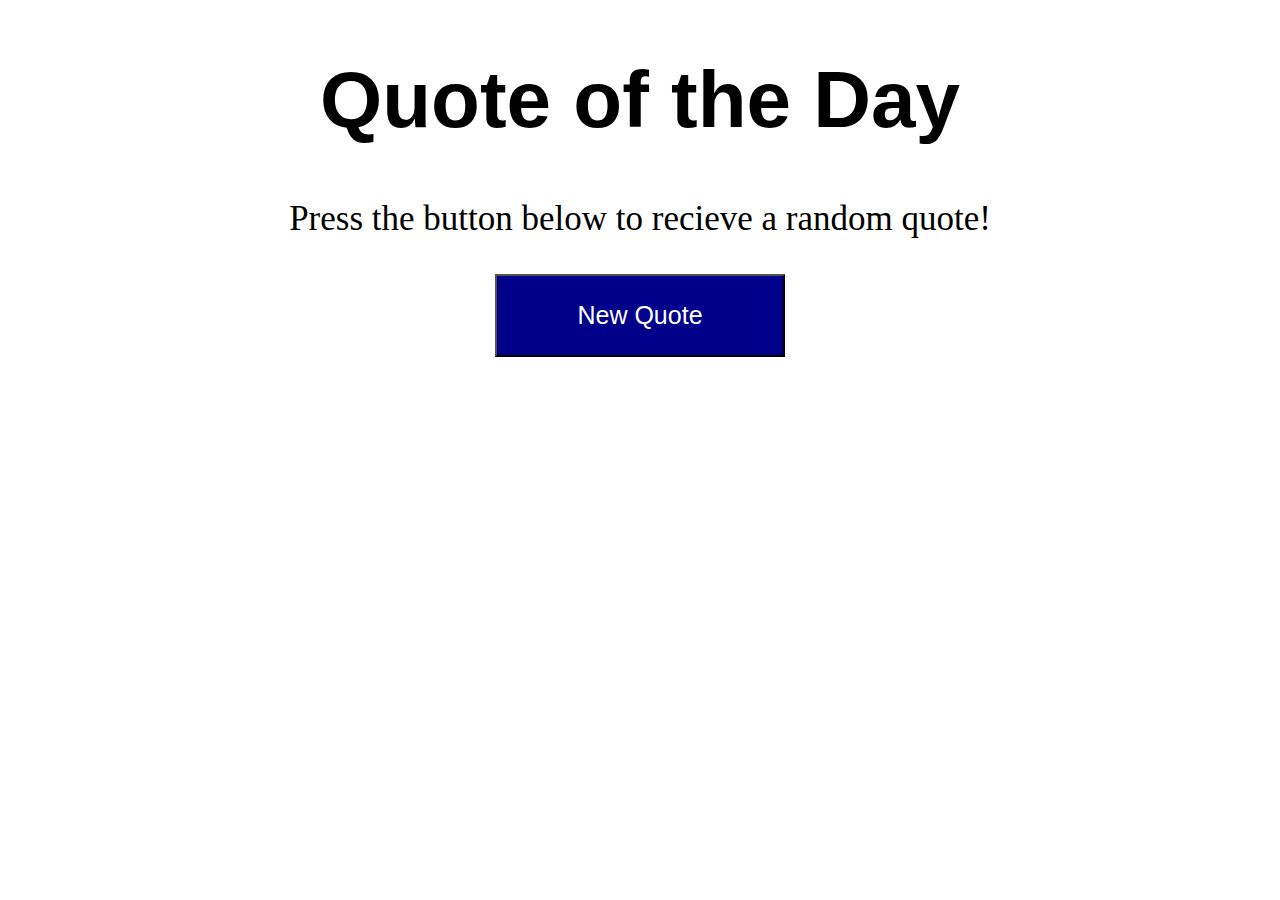
<file: Assignement 9/Mohey El Dien Ahmed-Thursday - 10 to 4 - Assignment 9  - 01285636484/index.html>
<!DOCTYPE html>
<html lang="en">
<head>
    <meta charset="UTF-8">
    <meta name="viewport" content="width=device-width, initial-scale=1.0">
    <title>Document</title>
    <link rel="stylesheet" href="css/style.css">
</head>
<body>

    <div class="quote">
        <h1>Quote of the Day</h1>
        <p>Press the button below to recieve a random quote!</p>
        <button onclick=" addQuote()" class="btn-quote">New Quote</button>
        <p id="quote"></p>
        <p id="author"></p>
    </div>

    <script src="js/index.js"></script>
</body>
</html>
</file>
<file: Route Exam/css/style.css>
/* --------------- Global ---------------------- */
:root {
    --main-color: #748182;
    --secondary-color: #343434;
}

* {
    padding: 0;
    margin: 0;
    box-sizing: border-box;
}

body {
    font-family: "Poppins", sans-serif;
}

.container {
    width: 80%;
    margin: auto;
}

h1,
h2,
h3,
h4,
h5,
h6
{
    color: var(--secondary-color);
    font-family: "Montserrat", sans-serif;
}

.navbar-brand {
    font-family: "Montserrat", sans-serif;
}

.tittle{
    color: var(--secondary-color);
    font-size: 2.5rem;
    font-weight: 900;
}

.tittle h2::after{
    content: "";
    width: 30%;
    height: 30px;
    background: url('../images/dots.png');
    background-repeat: repeat;
    position: absolute;
    bottom: -10px;
    left: 35%;
    z-index: -1;
}
.tittle h2{
    font-size: 40px !important  ;
    z-index: 44;
}

/* ------------------------- Start Nav --------------- */

nav ul>li>.nav-link {
    font-size: .8125rem;
}

nav ul>li>.nav-link::after {
    content: "";
    width: 0;
    height: 2px;
    background: #fff;
    position: absolute;
    bottom: 5PX;
    left: 8px;
    transition: all 0.5s;
}

nav ul>li>.nav-link.active::after {
    width: 70%;
}

.second_nav{
    background-color: #fff;
    color: #111111 !important;
    padding: 0 auto;
    height: 60px;
    transition: 0.5s;
    box-shadow: 0px 30px 50px rgba(0, 0, 0, 0.2);
    a{
        color: #111111 !important;
    }
    ul>li>.nav-link::after{
        background-color: #111111;
    }
    button i{
        color: #111111 !important;
    }
}

.navbar .navbar-toggle:hover,
.navbar-toggler:focus {
    background-color: transparent !important;
    outline: unset !important;
    box-shadow: unset !important;
}

.navbar-toggler {
    border: unset !important;
}


@media screen and (max-width: 768px) {
    .navbar .navbar-collapse {
        text-align: center !important;
        border: none;
        border-top: 1px solid rgba(12, 12, 12, 0.04);
        background: #fff;
        margin-top: 5px;
        padding: 0;
        width: 100% !important;
    }

    nav ul>li>.nav-link {
        color: #111111 !important;
        margin-bottom: 10px;
        margin-left: 0 !important;
    }
    nav ul>li>.nav-link.active::after{
        width: 0;
    }
}

/* ------------------------- End Nav ----------------- */

/* ------------------------- Start Home --------------- */

.home {
    background-image: linear-gradient(rgba(0, 0, 0, 0.6), rgba(0, 0, 0, 0.6)), url('../images/bg.jpg');
    background-position: center;
    background-size: cover;
    background-repeat: no-repeat;
    background-attachment: fixed;
}

.home .content i {
    padding: 10px;
    cursor: pointer;
    background: rgba(0, 0, 0, 0.3);
    border-radius: 50%;
}

.home h4::after {
    content: ' |';
    position: absolute;
    font-weight: 600;
    margin-left: 10px;
    animation: typing 6s linear infinite;
}


@keyframes typing {
    0% {
        content: "";
    }

    2% {
        content: " D|";
    }

    4% {
        content: " De|";
    }

    6% {
        content: " Dev|";
    }

    8% {
        content: " Deve|";
    }

    10% {
        content: " Devel|";
    }

    12% {
        content: " Develo|";
    }

    14% {
        content: " Develop|";
    }

    16% {
        content: " Develope|";
    }

    18% {
        content: " Developer|";
    }

    20% {
        content: " Developer|";
    }

    22% {
        content: " Develope|";
    }

    24% {
        content: " Develop|";
    }

    26% {
        content: " Develo|";
    }

    28% {
        content: " Devel|";
    }

    30% {
        content: " Deve|";
    }

    32% {
        content: "  Dev|";
    }

    34% {
        content: " De|";
    }

    36% {
        content: " D|";
    }

    38% {
        content: " |";
    }

    40% {
        content: " D|";
    }

    42% {
        content: " De|";
    }

    44% {
        content: " Des|";
    }

    46% {
        content: " Desi|";
    }

    48% {
        content: " Desig|";
    }

    50% {
        content: " Design|";
    }

    52% {
        content: " Designe|";
    }

    54% {
        content: " Designer|";
    }

    56% {
        content: " Designer|";
    }

    58% {
        content: " Designe|";
    }

    60% {
        content: " Design|";
    }

    62% {
        content: " Desig|";
    }

    64% {
        content: " Desi|";
    }

    66% {
        content: " Des|";
    }

    68% {
        content: " De|";
    }

    70% {
        content: " D|";
    }

    72% {
        content: " |";
    }

    74% {
        content: " L|";
    }

    76% {
        content: " La|";
    }

    78% {
        content: " Lar|";
    }

    79% {
        content: " Lary|";
    }

    80% {
        content: " Lary|";
    }

    81% {
        content: " LaryD|";
    }

    82% {
        content: " LaryDa|";
    }

    83% {
        content: " LaryDan|";
    }

    84% {
        content: " LaryDani|";
    }

    85% {
        content: " LaryDanie|";
    }

    86% {
        content: " LaryDaniel|";
    }

    87% {
        content: " LaryDaniels|";
    }

    88% {
        content: " LaryDaniel|";
    }

    89% {
        content: " LaryDanie|";
    }

    90% {
        content: " LaryDani|";
    }

    91% {
        content: " LaryDan|";
    }

    92% {
        content: " LaryDa|";
    }

    93% {
        content: " LaryD|";
    }

    94% {
        content: " Lary|";
    }

    95% {
        content: " Lary|";
    }

    96% {
        content: " Lar|";
    }

    97% {
        content: " La|";
    }

    98% {
        content: " L|";
    }

    100% {
        content: " |";
    }
}

@media screen and (min-width: 768px) {
    .home .content h4{
        left: -50px;
    }
}
/* ------------------------- End Home ----------------- */

/* ------------------------- End About ----------------- */

.about .about-img .hero {
    padding: 0 0 0 30px;
}

.about .about-img .hero::after {
    content: "";
    width: 80%;
    height: 80%;
    position: absolute;
    left: 0px;
    bottom: -30px;
    background-image: url('../images/dots.png');
    background-repeat: repeat;
}
.about .about-img .hero img {
    z-index: 44;
}


.about .skills .progress {
    width: 100%;
    height: 1.5rem;
    border-radius: 5px;
    background: #f7f7f7;
    box-shadow: 0px 2px 7px rgba(0, 0, 0, 0.15) inset;
}

.about .skills p:nth-child(2) {
    letter-spacing: 1px;
}

.about .skills button {
    transition: 0.5s !important;
}

.about .skills button:nth-child(1):hover {
    background-color: transparent !important;
    color: #111111;
}


/* ------------------------- End About ----------------- */

/* ------------------------- End Services ----------------- */

.services .card{
    padding: 40px 20px;
    box-shadow: 0px 10px 30px -8px rgba(0, 0, 0, 0.1);
}
.services .card i{
    padding: 25px;
}
.services .card:hover i{
    background-color: #111111 !important;
    color: #fff !important;
    transition: 0.5s;
}

/* ------------------------- End Services ----------------- */

/* ------------------------- Start Portfolio ----------------- */

.nav-pills .nav-link.active, .nav-pills .show>.nav-link {
    background-color: transparent;
}

.nav-pills .nav-link::after{
    content: "";
    width: 0;
    height: 2px;
    background: #111;
    position: absolute;
    left: 0px;
    bottom: 0px;
    transition: all 0.4s;
}

.nav-pills .nav-link.active::after{
    width: 90%;
}

.portfolio .inner{
    overflow: hidden;
}
.portfolio .inner .overlay{
    top: 10px;
    right: 10px;
    bottom: 10px;
    left: 10px;
    background: rgba(255, 255, 255, 0.95);
    z-index: 4;
    opacity: 0;
    transition: 0.5s;
}
.portfolio .inner .overlay .icons i:hover{
    cursor: pointer;
    background-color: #fff !important;
    color: #111111 !important;
    border: 1px solid #111111;
    transition: 0.5s;
}
.portfolio .inner:hover .overlay{
    opacity: 1;
    transform: translateY(0px);
}
@media screen and (max-width:768px) {
    .portfolio ul{
        margin-left: 25px;
    }
}


/* ------------------------- End Portfolio ----------------- */


/* ------------------------- End Portfolio ----------------- */
.testimonial .inner{
    width: 95%;
}
.testimonial .inner img{
    width: 90px;
    height: 90px;
}
.carousel-indicators [data-bs-target] {
    width: 10px;
    height: 10px;
    background-color: var(--bs-carousel-indicator-active-bg);
}

/* ------------------------- End Portfolio ----------------- */

/* ------------------------- End Projects ----------------- */

.projects .inner h3{
    font-weight: 900;
}

/* ------------------------- End Projects ----------------- */

/* ------------------------- End Projects ----------------- */
.team .inner{
    background-color: rgba(52, 52, 52, .8);
}
.team .inner img{
    transition: 0.5s;
}
.team .inner .overlay{
    background-color: rgba(255, 255, 255, 0.95);
    inset: 10px;
    opacity: 0;
    transition: 0.5s;
    transform: rotateY(180deg) scale(0.5, 0.5);
}
.team .inner:hover .overlay{
    opacity: 1;
    transform: rotateY(0deg) scale(1, 1);
}
.team .inner:hover img{
    transform: scale(1.2,1.2);
}
.team .inner .overlay .icons{
   top: 50px;
}
.team .inner .overlay .icons i{
    transition: 0.5s;
    font-size: 1.4rem;
   cursor: pointer;
}
.team .inner .overlay .icons i:hover{
   background-color: #fff !important;
   color: #111111;
}
/* ------------------------- End Projects ----------------- */

/* ------------------------- End Projects ----------------- */
.contact .inner:hover i{
    background-color: #111 !important;
    transition: 0.5s;
    color: #fff !important;
}
/* ------------------------- End Projects ----------------- */





@media screen and (max-width:1150px) {
    .container{
        width: 95% ;
    }
}
</file>
<file: Assignement 4/ASS/css/style.css>
* {
    padding: 0;
    margin: 0;
    box-sizing: border-box;
}

.container {
    width: 80%;
    margin: auto;
}

body {
    font-family: "Roboto", sans-serif;
}

ul {
    list-style: none;
}

a {
    text-decoration: none;
}

h1,
h2,
h3,
h4,
h5,
h6 {
    font-family: 'Source Sans Pro', sans-serif;
    color: #333;
}

.header {
    min-height: 100vh;
    background-image: linear-gradient(rgba(0, 0, 0, 0.8), rgba(0, 0, 0, 0.8)), url('../images/header.jpeg');
    background-position: center;
    background-repeat: no-repeat;
    background-size: cover;

}

.header .nav {
    display: flex;
    justify-content: space-between;
    padding: 25px 0;
}

.header .nav .logo a {
    color: #ff305b;
    font-size: 22px;
    font-weight: 800;
}

.header .nav .content {
    width: 50%;
}

.header .nav ul {
    display: flex;
    justify-content: space-around;
}

.header .nav ul a {
    color: #fff;
    font-size: 16px;
    font-weight: 300;
    letter-spacing: 0.5px;
    transition: all 0.4s ease-in-out 0s;
}

.header .nav ul a.selected {
    color: #ff305b;
}

.header .nav ul a:hover {
    color: #ff305b;
}

.header .landing {
    height: 85vh;
    align-items: center;
    justify-content: center;
    text-align: center;
    display: flex;
}


.header .landing .land h3 {
    font-size: 24px;
    color: #fff;
    font-weight: 400;
    margin-bottom: 15px;
}

.header .landing .land h1 {
    font-size: 70px;
    color: #ff305b;
    margin-bottom: 20px;
}

.header .landing .land h4 {
    font-size: 24px;
    letter-spacing: 2px;
    color: #fff;
    font-family: "Roboto";
    font-weight: 300;
}

/* ----------------- End Of Header ------------- */


/* ----------------- Start Of About ------------- */

.about {
    padding: 60px 0;
}

.about .about-section {
    padding: 20px 0;
    display: flex;
    justify-content: center;
    gap: 30px;
}

/* .about .about-section .left{
    width: calc(50% - (40px/2));
} */

.about .about-section .left img {
    width: 100%;
    display: block;
    border-radius: 8px;
}

.about .about-section .left .frame {
    border: 8px solid #555;
    border-radius: 8px;
}

.about .about-section .left .photo {
    position: relative;
    transform: translate(40px, 35px);
    cursor: pointer;
    overflow: hidden;
}

.about .about-section .left .photo .layer {
    position: absolute;
    background-color: rgba(0, 0, 0, 0.5);
    top: 120%;
    right: 0;
    border-radius: 8px;
    left: 0;
    bottom: 0;
    display: flex;
    justify-content: center;
    align-items: center;
    transition: 0.5s;
}

.about .about-section .left .photo:hover .layer {
    top: 0;
}

.about .about-section .left .photo .layer i {
    margin-right: 15px;
    color: #fff;
    font-size: 18px;
    transition: 0.5s;
}

.about .about-section .left .photo .layer i:hover {
    color: #ff305b;
}

.about .about-section .right {
    width: calc(50% - calc(40px/2));
    padding: 20px 0 0 40px;
}

.about .about-section .right h2 {
    font-size: 34px;
    font-weight: 600;
    line-height: 22px;
    margin-bottom: 25px;
    padding-left: 13px;
    position: relative;
    text-transform: uppercase;
}

.about .about-section .right h2::after {
    content: "";
    background: #ff305b;
    height: 100%;
    left: 0;
    position: absolute;
    top: 0;
    width: 4px;
}

.about .about-section .right p {
    font-size: 16px;
    color: #555;
    line-height: 25px;
    padding-bottom: 15px;
    border-bottom: 1px dashed #555;
}

.about .about-section .right ul {
    display: flex;
    padding-top: 20px;
    flex-wrap: wrap;
}

.about .about-section .right ul li {
    width: 50%;
    margin-bottom: 25px;
    color: #555;
}

.about .about-section .right ul li span {
    font-weight: bold;
    color: #333;
}

.about .about-section .right ul li span.email_span {
    font-weight: 400;
    color: #7E7E7E;
}

.about .about-section .right a {
    background: #ff305b;
    border-radius: 4px;
    color: #ffffff;
    display: inline-block;
    margin-right: 10px;
    padding: 15px 24px;
    transition: all 0.3s ease-in-out;
}

.about .about-section .right a:hover {
    background: #EC2403;
}

/* ----------------- End Of About ------------- */

/* ----------------- Start Of Services ------------- */

.services {
    padding: 60px 0;
    background-color: #F1F1F1;
    text-align: center;
}

.services h2 {
    font-size: 40px;
    font-weight: 600;
    line-height: 30px;
    margin-bottom: 40px;
    padding-bottom: 30px;
    position: relative;
    text-transform: capitalize;
}

.services h2::after {
    content: "";
    left: 0;
    margin: 0 auto;
    position: absolute;
    right: 0;
    background-color: #ff305b;
    bottom: 5px;
    height: 1px;
    width: 160px;
}

.services h2::before {
    content: "";
    left: 0;
    margin: 0 auto;
    position: absolute;
    right: 0;
    border-color: #ff305b;
    border-style: solid;
    border-width: 1px 0;
    bottom: 0;
    padding: 4px 0 5px;
    width: 70px;
}

.services .cards {
    display: flex;
    padding: 10px 0;
    gap: 0px;
}

.services .cards .card {
    width: calc(25% - calc(20px/2));
    padding: 45px 10px;
    transition: 0.5s;
}

.services .cards .card:hover {
    box-shadow: 0 0 10px 0 rgba(0, 0, 0, 0.2);
    background-color: #fff;
}

.services .cards .card:hover i {
    transform: scale(1.2, 1.2);
}

.services .cards .card i {
    color: #ff305b;
    display: block;
    font-size: 25px;
    margin-bottom: 25px;
    transition: all 0.3s ease-in-out 0s;
}

.services .cards .card h3 {
    font-size: 20px;
    margin-bottom: 15px;
}

.services .cards .card p {
    font-size: 16px;
    color: #555;
    line-height: 25px;
}

/* ----------------- End Of Services ------------- */

/* ----------------- Start Of Portfolio ------------- */

.portfolio {
    padding: 60px 0;
    text-align: center;
}

.portfolio {
    padding: 60px 0;
    text-align: center;
}

.portfolio h2 {
    font-size: 40px;
    font-weight: 600;
    line-height: 30px;
    margin-bottom: 40px;
    padding-bottom: 30px;
    position: relative;
    text-transform: capitalize;
}

.portfolio h2::after {
    content: "";
    left: 0;
    margin: 0 auto;
    position: absolute;
    right: 0;
    background-color: #ff305b;
    bottom: 5px;
    height: 1px;
    width: 160px;
}

.portfolio h2::before {
    content: "";
    left: 0;
    margin: 0 auto;
    position: absolute;
    right: 0;
    border-color: #ff305b;
    border-style: solid;
    border-width: 1px 0;
    bottom: 0;
    padding: 4px 0 5px;
    width: 70px;
}
.portfolio .btns button{
    margin-right: 20px;
    border: unset;
    background-color: transparent;
    color: #333333;
    font-size: 16px;
    font-weight: 400;
    letter-spacing: 1px;
    padding: 3px 12px;
    text-transform: uppercase;
    cursor: pointer;
}
.portfolio .btns button.selected{
    color: #ff305b;
}

.portfolio .cards{
    color: #ff305b;
    display: flex;
    flex-wrap: wrap;
    justify-content: center;
    gap: 20px;
    margin: 40px 0;
}

.portfolio .cards .frame{
    width: calc(33% - calc(40px/2));
    cursor: pointer;
}

.portfolio .cards .frame img{
    display: block;
    width: 100%;
}

.portfolio .cards .frame .photo{
    position: relative;
}

.portfolio .cards .frame .layer{
    position: absolute;
    background-color: rgba(0, 0, 0, 0.5);
    top: 0;
    left: 0;
    right: 0;
    bottom: 0;
    display: flex;
    justify-content: end;
    align-items: end;
    visibility: hidden;
}
.portfolio .cards .frame .layer i{
    margin: 0 20px 20px 0;
    font-size: 20px;
}

.portfolio .cards .frame:hover .layer{
   visibility: visible;
}
/* ----------------- End Of Portfolio ------------- */

/* ----------------- Start Of Projects ------------- */

.projects{
    padding: 60px 0;
    background-color: #F1F1F1;
    text-align: center;
}

.projects .cards{
    padding: 20px 0;
    display: flex;
    justify-content: space-around;
    gap: 20px;
}

.projects .cards .card{
    width: 25%;
}

.projects .cards .card i{
    color: #ff305b;
    font-size: 26px;
    margin-bottom: 15px;
}

.projects .cards .card h3{
    margin: 0 0 10px;
    font-size: 26px;
}
.projects .cards .card h5{
    font-size: 16px;
    font-weight: 600;
    color: #555;
}

/* ----------------- End Of Projects ------------- */

/* ----------------- End Of Projects ------------- */
.feedback{
    padding: 80px 0;
}
.feedback h2 {
    font-size: 40px;
    font-weight: 600;
    line-height: 30px;
    margin-bottom: 40px;
    padding-bottom: 30px;
    position: relative;
    text-transform: capitalize;
    text-align: center;
}

.feedback h2::after {
    content: "";
    left: 0;
    margin: 0 auto;
    position: absolute;
    right: 0;
    background-color: #ff305b;
    bottom: 5px;
    height: 1px;
    width: 160px;
}

.feedback h2::before {
    content: "";
    left: 0;
    margin: 0 auto;
    position: absolute;
    right: 0;
    border-color: #ff305b;
    border-style: solid;
    border-width: 1px 0;
    bottom: 0;
    padding: 4px 0 5px;
    width: 70px;
}

.feedback .feedback-section{
    width: 70%;
    margin: auto;
}

.feedback .feedback-section .frame{
    display: flex;
    border-radius: 8px;
    background: linear-gradient(139deg,rgba(255, 48, 91, 1) 22%, rgba(241, 241, 241, 1) 0%);
    padding: 45px;
    gap: 20px;
}


.feedback .feedback-section .frame .left{
    width: 50%;
}


.feedback .feedback-section .frame img{
    border-radius: 50%;
    width: 80%;
}

.feedback .feedback-section .frame .right{
    padding-left: 15px;
}

.feedback .feedback-section .frame .right h3{
    font-size: 26px;
    margin-bottom: 15px;
}
.feedback .feedback-section .frame .right span{
    font-size: 16px;
    font-weight: 600;
    color: #777;
}
.feedback .feedback-section .frame .right span i{
    font-size: 16px;
    color: #777;
}
.feedback .feedback-section .frame .right p{
    margin: 15px 0;
    font-size: 16px;
    line-height: 25px;
    color: #555;
}
.feedback .feedback-section .frame .right i{
   margin-right: 5px;
    font-size: 16px;
    color: #F1C30D;
}

/* ----------------- End Of Projects ------------- */

/* ----------------- End Of Projects ------------- */
.blog{
    padding: 80px 0;
    background-color: #F1F1F1;
}
.blog h2 {
    font-size: 40px;
    font-weight: 600;
    line-height: 30px;
    margin-bottom: 40px;
    padding-bottom: 30px;
    position: relative;
    text-transform: capitalize;
    text-align: center;
}

.blog h2::after {
    content: "";
    left: 0;
    margin: 0 auto;
    position: absolute;
    right: 0;
    background-color: #ff305b;
    bottom: 5px;
    height: 1px;
    width: 160px;
}

.blog h2::before {
    content: "";
    left: 0;
    margin: 0 auto;
    position: absolute;
    right: 0;
    border-color: #ff305b;
    border-style: solid;
    border-width: 1px 0;
    bottom: 0;
    padding: 4px 0 5px;
    width: 70px;
}

.blog .blog-section .cards{
    display: flex;
    justify-content: center;
    gap: 20px;
}

.blog .blog-section .cards .card{
    width: calc(33% - calc(40px/2));
    background-color: #fff;
}
.blog .blog-section .cards .card img{
    width: 100%;
}

.blog .blog-section .cards .card .card-content{
    padding: 20px;
}

.blog .blog-section .cards .card .card-content h5{
    font-size: 17px;
    color: #555;
    margin-bottom: 15px;
    font-weight: 400;
}

.blog .blog-section .cards .card .card-content h3{
    font-size: 24px;
    color: #333;
    font-weight: 600;
    cursor: pointer;
    margin-bottom: 15px;
    transition: 0.5s;
}
.blog .blog-section .cards .card .card-content h3:hover{
    color: #ff305b;
}

.blog .blog-section .cards .card .card-content p{
    font-size: 17px;
    color: #555;
    line-height: 27px;
    margin-bottom: 15px;
}

.blog .blog-section .cards .card .card-content a{
    font-size: 16px;
    color: #333;
    transition: 0.5s;
}

.blog .blog-section .cards .card .card-content a:hover{
    color: #ff305b;
}
.blog .blog-section .cards .card .card-content i{
margin-left: 5px;
}


/* ----------------- End Of Projects ------------- */

/* ----------------- Start Of Contact ------------- */

.contact{
    padding: 80px 0;
}

.contact h2 {
    font-size: 40px;
    font-weight: 600;
    line-height: 30px;
    margin-bottom: 40px;
    padding-bottom: 30px;
    position: relative;
    text-transform: capitalize;
    text-align: center;
}

.contact h2::after {
    content: "";
    left: 0;
    margin: 0 auto;
    position: absolute;
    right: 0;
    background-color: #ff305b;
    bottom: 5px;
    height: 1px;
    width: 160px;
}

.contact h2::before {
    content: "";
    left: 0;
    margin: 0 auto;
    position: absolute;
    right: 0;
    border-color: #ff305b;
    border-style: solid;
    border-width: 1px 0;
    bottom: 0;
    padding: 4px 0 5px;
    width: 70px;
}

.contact .contact-section .data{
    padding-top: 10px;
    text-align: center;
    width: 70%;
    margin: auto;
}

.contact .contact-section .data .name{
    display: flex;
    justify-content: center;
    gap: 10px;
}

.contact .contact-section .data .name input{
    width: 50%;
}

.contact .contact-section .data input::placeholder ,.contact .contact-section .data textarea{
    color: #9999B3;
    font-family: sans-serif;
    letter-spacing: 1px;
}

.contact .contact-section .data input , .contact .contact-section .data textarea{
    display: block;
    width: 100%;
    height: 45px;
    padding: 6px 12px;
    font-size: 14px;
    color: #555;
    background-color: #fff;
    background-image: none;
    border: 1px solid #ccc;
    border-radius: 4px;
    box-shadow: inset 0 1px 1px rgba(0, 0, 0, .075);
    transition: 0.5;
    margin-bottom: 25px;
}

.contact .contact-section .data textarea{
    display: block;
    width: 100%;
    height: 100px;
    resize: none;
}

.contact .contact-section .data .submit{
    text-align: left;
}

.contact .contact-section .data .submit button{
    background-color: #ff305b;
    color: #ffffff;
    opacity: 1;
    padding: 0 20px;
    transition: 0.3s ease-in-out;
    padding: 15px 26px;
    border: unset;
    text-transform: uppercase;
    border-radius: 8px;
    cursor: pointer;
}

.contact .contact-section .data .submit button:hover{
    background-color: #EC2403;
}

/* ----------------- End Of Contact ------------- */

/* ----------------- Start Of Footer ------------- */

.footer{
    background: #333333;
    padding: 50px 0;
    text-align: center;
}

.footer i{
    margin-right: 15px;
    color: #fff;
    font-size: 20px;cursor: pointer;
    transition: 0.5s;
}

.footer i:hover{
    color: #ff305b;
}

.footer p{
    color: #fff;
    padding: 30px 0 0;
}

.footer span{
    color: #ff305b;
    cursor: pointer;
}

.footer span:hover{
    text-decoration: underline;
}


/* ----------------- End Of Footer ------------- */
</file>
<file: Assignement 5/ASS 5/css/style.css>
:root {
    /* background colors */
    /* --back-primary:#fff;
    --back-secondry:#eee;
    --back-third: #000;
    --back-btn: #CE1212;
    --back-btn-hover: #E61414; */
    /* backgrounds  colors */
    /* --dark-back-primary: #000;
    --dark-back-secondry: #252525;
    --dark-back-third: #202020;
    --dark-back-btn: #C17E1F;
    --dark-back-btn-hover: #D78C23; */
    /* text colors  */
    /* --color-default: #212529;
    --color-secondary: #37373f;
    --color-tertiary: #7f7f90;
    --color-grey: #eee;
    --color-light: #fff;
    --color-black: #000;
    --color-red: #CE1212;
    --color-red-hover: #E61414; */
    /* Fonts families */
    --color-white: #fff;
    --color-default: #212529;
    --color-tertiary: #7f7f90;
    --color-grey: #eee;
    --color-red: #CE1212;
    --back-btn-hover: #E61414;
    --font-default: "Open Sans", sans-serif;
    --font-primary: "Amatic SC", sans-serif;
    --font-secondary: "Inter", sans-serif;
}

* {
    padding: 0;
    margin: 0;
    box-sizing: border-box;
}

.container {
    width: 85%;
    margin: auto;
}

body {
    font-family: var(--font-default);
}

body::selection {
    background-color: var(--color-red);
    color: var(--color-white);
}

ul {
    list-style: none;
    display: flex;
}

li {
    margin: 0 20px;
}

a {
    text-decoration: none;
}

/* -------------------- Start of Nav ------------------ */

nav {
    box-shadow: 0 0 10px rgba(0, 0, 0, 0.5);
    position: fixed;
    top: 0;
    left: 0;
    right: 0;
    z-index: 5555;
    background-color: var(--color-white);
}

nav .nav {
    padding: 25px 0;
    display: flex;
    justify-content: space-between;
    align-items: center;
}

nav .nav .logo a {
    color: var(--color-default);
    font-size: 1.875rem;
    font-weight: 700;
    position: relative;
}

nav .nav .logo a::after {
    content: '';
    width: 5px;
    height: 5px;
    border-radius: 50%;
    top: 70%;
    background-color: var(--color-red);
    position: absolute;
}

nav .nav .links a {
    color: var(--color-tertiary);
    font-size: 1.0625rem;
    font-weight: 600;
    padding-bottom: 8px;
    transition: 0.5s;
    position: relative;
}

nav .nav .links a::after {
    content: '';
    position: absolute;
    width: 100%;
    height: 2px;
    background-color: var(--color-default);
    bottom: 0;
    left: 0;
    transform: scale(0);
    transition: 0.8s;
    transform-origin: left;
}

nav .nav .links a:hover:not(.selected)::after {
    transform: scale(1);
    transform-origin: left;
}

nav .nav .links a:hover:not(.selected) {
    color: var(--color-default);
}

nav .nav .links a.selected {
    color: var(--color-default);
    padding-bottom: 6px;
    border-bottom: 2px solid var(--color-default);
}

nav .nav .icon input {
    display: none;
}

nav .nav .icon i {
    color: var(--color-default);
    cursor: pointer;
    font-size: 1.5625rem;
}




/* -------------------- End of Nav ------------------ */

/* -------------------- Start of Header ------------------ */
header {
    background-color: var(--color-grey);
}

header .landing {
    min-height: 100vh;
    display: flex;
    justify-content: space-between;
    align-items: center;
    padding: 150px 0 30px 0;
    flex-wrap: wrap;
}

header .landing .left {
    width: 40%;
}

header .landing .left h2 {
    font-size: 4.0625rem;
    font-family: var(--font-primary);
    letter-spacing: 2px;
    color: var(--color-default);
}

header .landing .left p {
    font-size: 1rem;
    margin: 25px 0;
    font-weight: 500;
    line-height: 25px;
    color: var(--color-tertiary);
}

header .landing .left a {
    font-size: 1rem;
    display: inline-block;
    margin: 15px 30px 30px 0;
    transition: 0.5s;
}

header .landing .left a.btn-book {
    padding: 12px 20px;
    background-color: var(--color-red);
    color: var(--color-white);
    border-radius: 0 50px 50px 50px;
}

header .landing .left a.btn-book:hover {
    background-color: var(--back-btn-hover);
}

header .landing .left a.btn-watch {
    color: var(--color-default);
    font-size: 1rem;
    font-weight: 600;
    position: relative;
}

header .landing .left a.btn-watch::before {
    content: '';
    position: absolute;
    width: 3.4375rem;
    height: 3.4375rem;
    border-radius: 50%;
    left: -7px;
    top: -5px;
    background-image: linear-gradient(to right, var(--color-red) 0 50%, transparent 50% 100%);
}

header .landing .left a.btn-watch:hover {
    color: var(--color-red);
}

header .landing .left a i {
    margin-right: 10px;
    position: relative;
    padding: 15px;
    border-radius: 50%;
    background-color: var(--color-white);
}



header .landing .right {
    width: 45%;
}

header .landing img {
    width: 95%;
    cursor: pointer;
    filter: drop-shadow(4px 4px 9px #000a);
}

header .landing img:hover {
    animation: shake 1s ease-in-out infinite alternate;
}

@keyframes shake {
    0% {
        transform: translate(1px, 1px)
    }

    10% {
        transform: translate(-1px, -2px)
    }

    20% {
        transform: translate(-3px, 0px)
    }

    30% {
        transform: translate(3px, 2px)
    }

    40% {
        transform: translate(1px, -1px)
    }

    50% {
        transform: translate(-1px, 2px)
    }

    60% {
        transform: translate(-3px, 1px)
    }

    70% {
        transform: translate(3px, 1px)
    }

    80% {
        transform: translate(-1px, -1px)
    }

    90% {
        transform: translate(1px, 2px)
    }

    100% {
        transform: translate(1px, -2px)
    }
}

@media screen and (max-width: 991px) {
    header .landing {
        text-align: center;
    }

    header .landing .left {
        order: 1;
        width: 60%;
        margin: auto;
    }

    header .landing .right {
        width: 100%;
        margin-bottom: 25px;
    }
}


/* -------------------- End of Header ------------------ */

/* -------------------- Start of Chefs ------------------ */

section .chefs {
    text-align: center;
    padding: 60px 0 80px 0;
}

section .chefs .head {
    padding: 20px 0 50px;
}

section .chefs h2 {
    font-size: .9375rem;
    font-family: var(--font-secondary);
    color: var(--color-tertiary);
    font-weight: 500;
}

section .chefs h2+p {
    text-transform: uppercase;
    margin-top: 10px;
    font-size: 3.125rem;
    color: var(--color-default);
    font-family: var(--font-primary);
}

section .chefs h2+p span {
    color: var(--color-red);
}

section .chefs .cards {
    display: flex;
    justify-content: space-between;
    gap: 20px;
    flex-wrap: wrap;
}

section .chefs .cards .card {
    width: calc(33% - calc(40px / 2));
    display: block;
    box-shadow: 0 0 10px rgba(0, 0, 0, 0.2);
    border-radius: 8px;
    transition: 0.5s;
    padding: 0 0 20px 0;
}

section .chefs .cards .card:hover {
    transform: scale(1.1, 1.1);
}

section .chefs .cards .card .photo .layer{
    background-color: #ffffff4d;
    position: absolute;
    top: 10%;
    right: -50px;
    transition: 1s;
    border-radius: 8px;
    padding: 15px;
}

section .chefs .cards .card .photo .layer i{
    display: block;
    margin: 10px 0;
    color: #37373f66;
    transition: 0.5s;
    cursor: pointer;
}

section .chefs .cards .card .photo:hover .layer{
    right: 15px;
}

section .chefs .cards .card .photo .layer i:hover{
    color: var(--color-tertiary);
}

section .chefs .cards .card .photo {
    position: relative;
    overflow: hidden;
}

section .chefs .cards .card .photo img {
    border-radius: 8px 8px 0 0;
    width: 100%;
    overflow-clip-margin: content-box;
    overflow: clip;
}

section .chefs .cards .card .photo::before {
    content: "";
    position: absolute;
    bottom: 0px;
    left: 0;
    background-image: url('../images/team-shape.svg');
    width: 100%;
    height: 3.75rem;
}

section .chefs .cards .card h3{
    color: var(--color-default);
    font-size: 1.17rem;
    font-family: var(--font-secondary);
}

section .chefs .cards .card h5{
    color: var(--color-tertiary);
    font-size: .875rem;
    margin: 10px 0;
    font-weight: 500;
}

section .chefs .cards .card p{
    color: var(--color-tertiary);
    font-size: .9375rem;
    /* width: 95%; */
    /* margin: auto; */
    padding: 0 20px;
}


@media screen and (max-width:991px) {
    section .chefs .cards .card {
        width: calc(50% - calc(40px / 2));
    }
}

@media screen and (max-width:768px) {
    section .chefs .cards {
        justify-content: center;
        row-gap: 30px;
    }
    section .chefs .cards .card {
        width: calc(100% - calc(40px / 2));
    }
}

/* -------------------- End of Chefs ------------------ */

/* -------------------- End of Chefs ------------------ */

.gallery{
    text-align: center;
    padding: 60px 0;
    background-color: var(--color-grey);
}

.gallery .head h2 {
    font-size: .9375rem;
    font-family: var(--font-secondary);
    color: var(--color-tertiary);
    font-weight: 500;
    text-transform: uppercase;
}

.gallery .head h2+p {
    text-transform: uppercase;
    margin-top: 10px;
    font-size: 3.125rem;
    color: var(--color-default);
    font-family: var(--font-primary);
}
.gallery .head h2+p span {
    color: var(--color-red);
}
.gallery .masonry{
    display: flex;
    justify-content: space-between;
    gap: 25px;
    padding: 25px 0 0 0;
}
.gallery .masonry .card{
    width: calc(33% - calc(40px / 2));
}
.gallery .masonry .photo{
    margin-bottom: 25px;
    position: relative;
    overflow: hidden;
    border: 3px solid #fff;
}
.gallery .masonry .card .photo img{
    width: 100%;
    display: block;
    transition: 0.5s;
}

.gallery .masonry .photo .layer{
    display: flex;
    justify-content: center;
    align-items: center;
    position: absolute;
    right: 0;
    left: 0;
    top: 120%;
    bottom: 0;
    background-color: #00000096;
    transition: 0.5s;
    padding: 0 15px;
}

.gallery .masonry .photo:hover .layer{
    top: 0;
}
.gallery .masonry .photo:hover img{
    transform: scale(1.1,1.1);
}
.gallery .masonry .photo .layer h2{
   font-size: 1.5rem;
   color: #fff;
   align-self: center;
   margin-bottom: 10px;
}
.gallery .masonry .photo .layer p{
   font-size: 1rem;
   color: #DDD;
}

/* -------------------- End of Chefs ------------------ */

/* -------------------- Start of Chefs ------------------ */
/* -------------------- End of Chefs ------------------ */
</file>
<file: Assignement 9/Mohey El Dien Ahmed-Thursday - 10 to 4 - Assignment 9  - 01285636484/css/style.css>
.quote{
    text-align: center;
}

.quote h1{
    font-size: 5rem;
    font-family: Impact, Haettenschweiler, 'Arial Narrow Bold', sans-serif;
    font-weight: 900;
}
.quote p{
    font-size: 2.1875rem;
    font-family: 'Times New Roman', Times, serif;
}
.quote button{
    font-family: Arial, Helvetica, sans-serif;
    padding: 25px 80px;
    font-size: 25px;
    background-color: darkblue;
    color: #fff;
    margin-bottom: 30px;
}
.quote button:hover{
    background-color: green;
}
</file>
